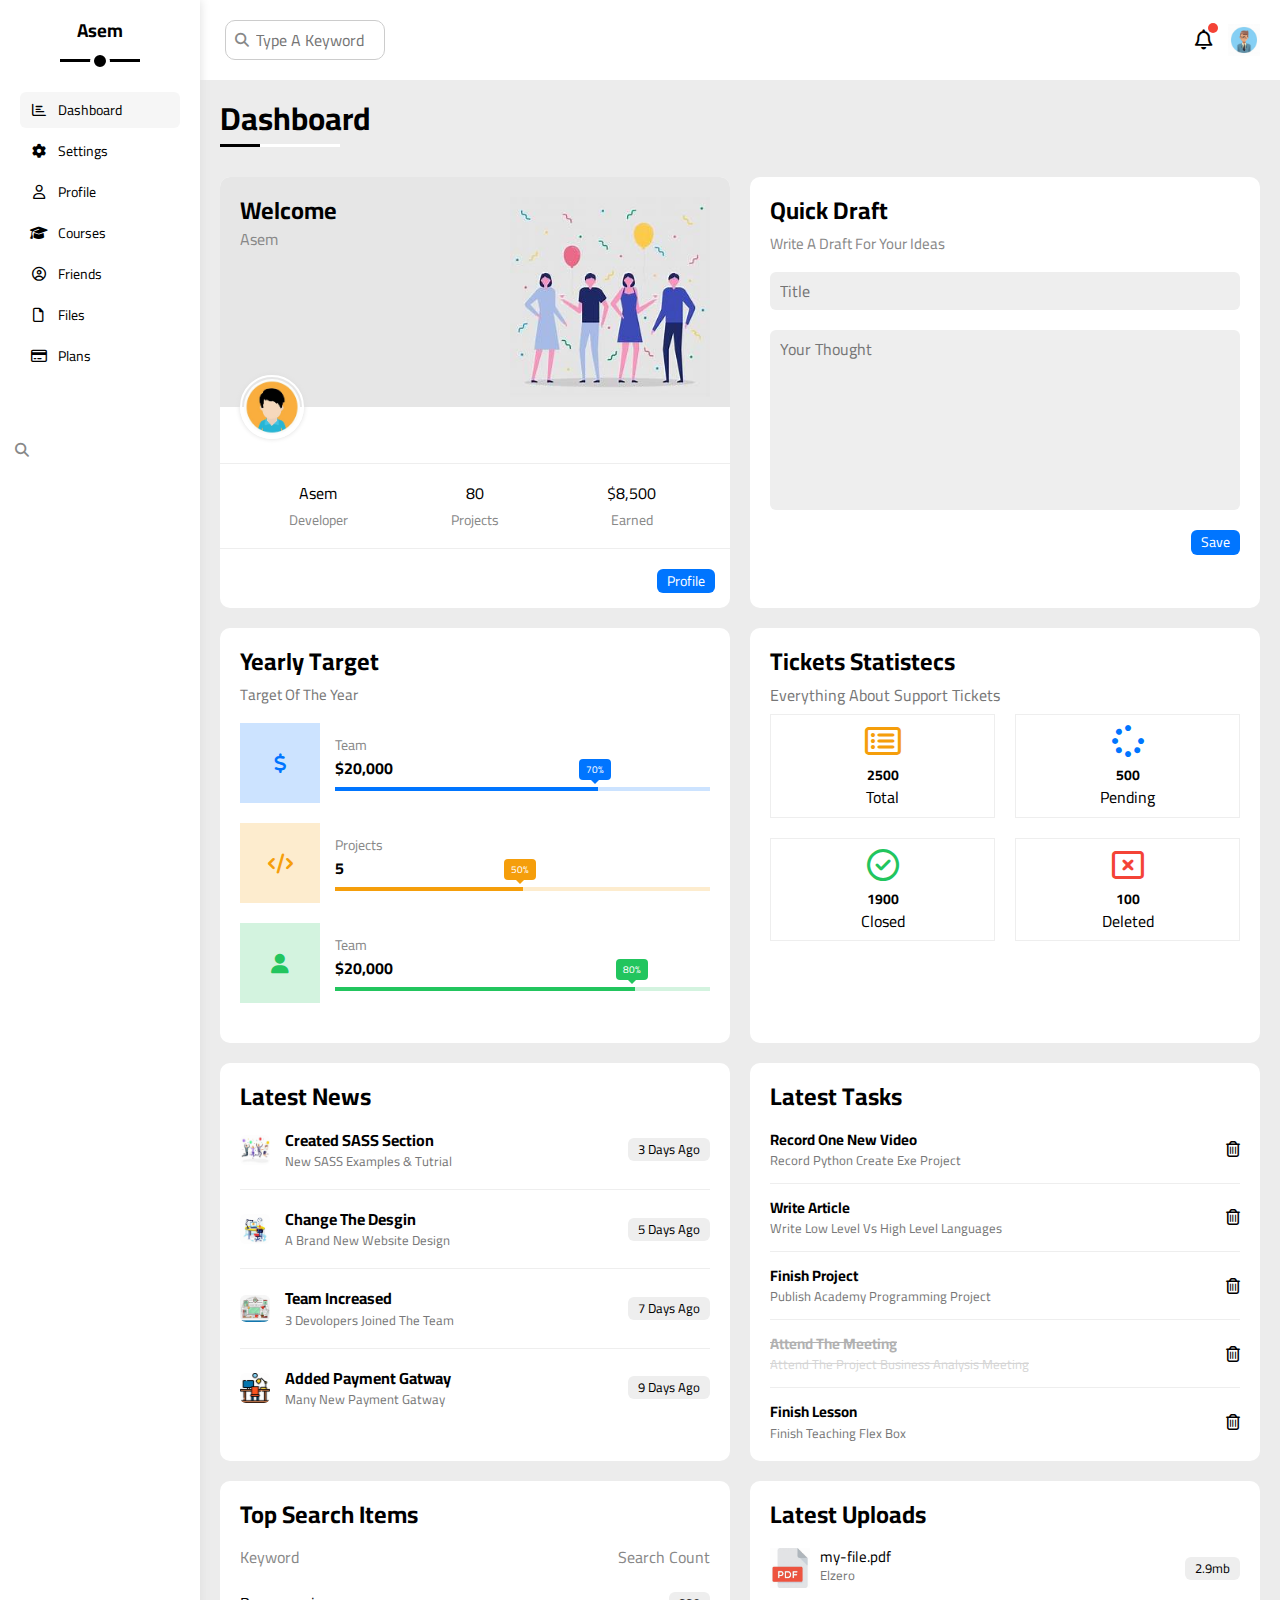
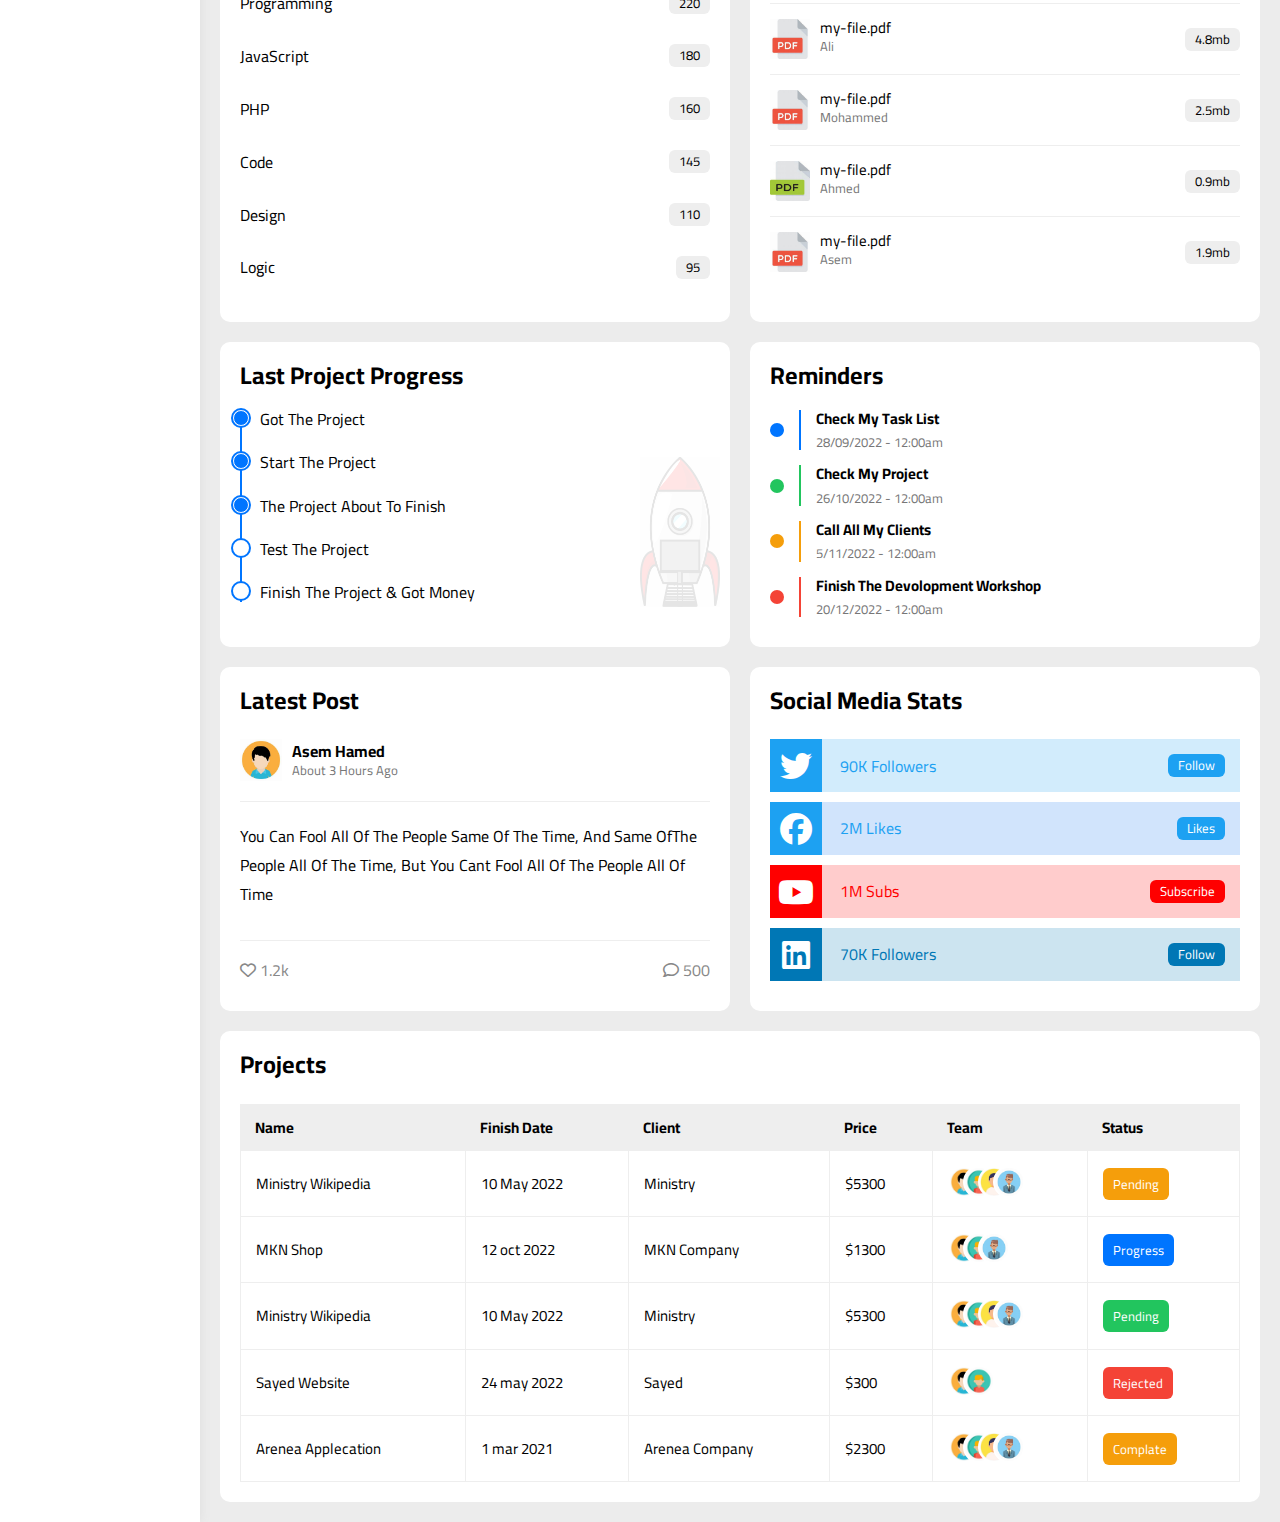
<file: index.html>
<!DOCTYPE html>
<html lang="en">
    <head>
        <meta charset="UTF-8">
        <meta name="viewport" content="width=device-width, initial-scale=1.0">
        <title>Dashboard</title>
        <!-- Font Awesome -->
        <link rel="stylesheet" href="css/all.min.css">
        <link rel="stylesheet" href="css/Temp4.css">
        <link rel="stylesheet" href="css/framwork.css">
        <link rel="stylesheet" href="css/normalise.css">
        <!-- Google Fonts -->
        <link rel="preconnect" href="https://fonts.googleapis.com">
        <link rel="preconnect" href="https://fonts.gstatic.com" crossorigin>
        <link
            href="https://fonts.googleapis.com/css2?family=Cairo:wght@200..1000&display=swap"
            rel="stylesheet">
    </head>
    <body>
        <div class="page d-flex">
            <div class="sidebar bg-white p-20 relative">
                <h3 class="relative txt-c mt-0">Asem</h3>
                <ul>
                    <li><a
                            class="active d-flex al-center fs-14 c-black rad-6 p-10"
                            href="index.html">
                            <i class="fa-regular fa-chart-bar fa-fw"></i>
                            <span>Dashboard</span>
                        </a></li>
                    <li><a class=" d-flex al-center fs-14 c-black rad-6 p-10"
                            href="settings.html">
                            <i class="fa-solid fa-gear fa-fw"></i>
                            <span>Settings</span>
                        </a></li>
                    <li><a class=" d-flex al-center fs-14 c-black rad-6 p-10"
                            href="profile.html">
                            <i class="fa-regular fa-user fa-fw"></i>
                            <span>Profile</span>
                        </a></li>
                    <li><a class=" d-flex al-center fs-14 c-black rad-6 p-10"
                            href="courses.html">
                            <i class="fa-solid fa-graduation-cap fa-fw"></i>
                            <span>Courses</span>
                        </a></li>
                    <li><a class=" d-flex al-center fs-14 c-black rad-6 p-10"
                            href="friends.html">
                            <i class="fa-regular fa-circle-user fa-fw"></i>
                            <span>Friends</span>
                        </a></li>
                    <li><a class=" d-flex al-center fs-14 c-black rad-6 p-10"
                            href="files.html">
                            <i class="fa-regular fa-file fa-fw"></i>
                            <span>Files</span>
                        </a></li>
                    <li><a class=" d-flex al-center fs-14 c-black rad-6 p-10"
                            href="plans.html">
                            <i class="fa-regular fa-credit-card fa-fw"></i>
                            <span>Plans</span>
                        </a></li>
                </ul>
            </div>
            <div class="cont w-full">
                <div class="head p-20 bg-white between-f ">
                    <div class="search relative"><input class="p-10"
                            type="search" placeholder="Type A Keyword"></div>
                    <div class="icons d-flex al-center">
                        <span class="notification relative ">
                            <i class="fa-regular fa-bell fa-lg"></i>
                        </span>
                        <img src="images/th (7).jpeg" alt>
                    </div>
                </div>
                <h1 class="relative">Dashboard</h1>
                <div class="wrapper d-grid gap-20 ">
                    <div
                        class="welcome mb-10-mobile bg-white rad-10 txt-c-mobile block-mobile">
                        <div
                            class="intro mb-10-mobile p-20 d-flex space-between bg-e6e6e6 ">
                            <div>
                                <h2 class="m-0">Welcome</h2>
                                <p class="mt-5 c-gray">Asem</p>
                            </div>
                            <img src="images/welcome.jpeg" alt
                                class="hide-mobile">
                        </div>
                        <img src="images/avatar.jpeg" class="avatar " alt>
                        <div
                            class="body txt-c d-flex p-20 block-mobile mt-20 mb-20">
                            <div>Asem<span
                                    class="mt-10 d-block c-gray fs-14">Developer</span></div>
                            <div>80<span
                                    class="mt-10 d-block c-gray fs-14">Projects</span></div>
                            <div>$8,500<span
                                    class="mt-10 d-block c-gray fs-14">Earned</span></div>
                        </div>
                        <a href="profile.html"
                            class="visit d-block  rad-6 bg-blue w-fit c-white  fs-14 btn-shape">Profile</a>
                    </div>
                    <div class="quick-draft bg-white p-20 rad-10">
                        <h2 class="mt-0 mb-10">Quick Draft</h2>
                        <p class="mt-0 mb-20 c-gray fs-15">Write A Draft For
                            Your Ideas</p>
                        <form>
                            <input type="text" placeholder="Title"
                                class="d-block mb-20 w-full p-10 b-none bg-eee rad-6">
                            <textarea
                                class="d-block mb-20 w-full p-10 b-none bg-eee rad-6"
                                placeholder="Your Thought"></textarea>
                            <input type="submit" value="Save"
                                class="save d-block fs-14 bg-blue c-white b-none w-fit btn-shape">
                        </form>
                    </div>
                    <div class="target bg-white rad-10 p-20">
                        <h2 class="mt-0 mb-10">Yearly Target</h2>
                        <p class="mt-0 mb-20 c-777 fs-15">Target Of The Year</p>
                        <div class="row mb-20 d-flex al-center blue">
                            <div class="icon center-f ">
                                <i
                                    class="fa-solid fa-dollar-sign fa-lg c-blue"></i>
                            </div>
                            <div class="details">
                                <span class="fs-14 c-gray">Team</span>
                                <span
                                    class="d-block mb-10 mt-5 fw-bold">$20,000</span>
                                <div class="prog relative ">
                                    <span style="width: 70%;"
                                        class=" bg-blue blue">
                                        <span class="bg-blue">70%</span>
                                    </span>
                                </div>
                            </div>
                        </div>
                        <div class="row mb-20 d-flex al-center orange">
                            <div class="icon center-f ">
                                <i class="fa-solid fa-code fa-lg c-orange"></i>
                            </div>
                            <div class="details">
                                <span class="fs-14 c-gray">Projects</span>
                                <span
                                    class="d-block mb-10 mt-5 fw-bold">5</span>
                                <div class="prog relative ">
                                    <span style="width: 50%;"
                                        class=" bg-orange orange">
                                        <span class="bg-orange">50%</span>
                                    </span>
                                </div>
                            </div>
                        </div>
                        <div class="row mb-20 d-flex al-center green">
                            <div class="icon center-f ">
                                <i class="fa-solid fa-user fa-lg c-green"></i>
                            </div>
                            <div class="details">
                                <span class="fs-14 c-gray">Team</span>
                                <span
                                    class="d-block mb-10 mt-5 fw-bold">$20,000</span>
                                <div class="prog relative ">
                                    <span style="width: 80%;"
                                        class=" bg-green green">
                                        <span class="bg-green">80%</span>
                                    </span>
                                </div>
                            </div>
                        </div>
                    </div>
                    <div class="stats p-20 rad-10 bg-white">
                        <h2 class="mt-0 mb-10 ">Tickets Statistecs</h2>
                        <p class="mt-0 mb-10 c-777">Everything About Support
                            Tickets</p>
                        <div class="d-flex f-wrap gap-20 txt-c">
                            <div class="box p-10">
                                <i
                                    class="fa-regular fa-rectangle-list fa-2x mb-10 c-orange"></i>
                                <span
                                    class="fs-14 fw-bold d-block c-black mb-5">2500</span>
                                Total
                            </div>
                            <div class="box p-10">
                                <i
                                    class=" fa-solid fa-spinner fa-2x mb-10 c-blue"></i>
                                <span
                                    class="fs-14 fw-bold d-block c-black mb-5">500</span>
                                Pending
                            </div>
                            <div class="box p-10">
                                <i
                                    class="fa-regular fa-circle-check fa-2x mb-10 c-green"></i>
                                <span
                                    class="fs-14 fw-bold d-block c-black mb-5">1900</span>
                                Closed
                            </div>
                            <div class="box p-10">
                                <i
                                    class="fa-regular fa-rectangle-xmark fa-2x mb-10 c-red"></i>
                                <span
                                    class="fs-14 fw-bold d-block c-black mb-5">100</span>
                                Deleted
                            </div>
                        </div>
                    </div>
                    <div class="latest-news p-20 bg-white rad-10 txt-c-mobile">
                        <h2 class="mt-0 mb-20">Latest News</h2>
                        <div class="row d-flex al-center block-mobile">
                            <img src="images/work1.jpeg" alt>
                            <div class="info">
                                <h3>Created SASS Section</h3>
                                <p class="mt-0 fs-14 c-777">New SASS Examples &
                                    Tutrial</p>
                            </div>
                            <div class="label btn-shape fs-13 bg-eee">3 Days
                                Ago</div>
                        </div>
                        <div class="row d-flex al-center block-mobile">
                            <img src="images/work2.jpeg" alt>
                            <div class="info">
                                <h3>Change The Desgin</h3>
                                <p class="mt-0 fs-14 c-777">A Brand New Website
                                    Design</p>
                            </div>
                            <div class="label btn-shape fs-13 bg-eee">5 Days
                                Ago</div>
                        </div>
                        <div class="row d-flex al-center block-mobile">
                            <img src="images/work3.jpeg" alt>
                            <div class="info">
                                <h3>Team Increased</h3>
                                <p class="mt-0 fs-14 c-777">3 Devolopers Joined
                                    The Team</p>
                            </div>
                            <div class="label btn-shape fs-13 bg-eee">7 Days
                                Ago</div>
                        </div>
                        <div class="row d-flex al-center block-mobile">
                            <img src="images/work4.jpeg" alt>
                            <div class="info">
                                <h3>Added Payment Gatway</h3>
                                <p class="mt-0 fs-14 c-777">Many New Payment
                                    Gatway</p>
                            </div>
                            <div class="label btn-shape fs-13 bg-eee">9 Days Ago</div>
                        </div>
                    </div>
                    <div class="tasks bg-white rad-10 p-20">
                        <h2 class="mt-0 mb-20">Latest Tasks</h2>
                        <div class="row between-f">
                            <div class="info">
                                <h3 class="mt-0 mb-5 fs-15">Record One New Video</h3>
                                <p class="c-777 m-0 fs-13">Record Python Create Exe Project</p>
                            </div>
                            <i class="delete fa-regular fa-trash-can"></i>
                        </div>
                        <div class="row between-f">
                            <div class="info">
                                <h3 class="mt-0 mb-5 fs-15">Write Article</h3>
                                <p class="c-777 m-0 fs-13">Write Low Level Vs High Level Languages</p>
                            </div>
                            <i class="delete fa-regular fa-trash-can"></i>
                        </div>
                        <div class="row between-f">
                            <div class="info">
                                <h3 class="mt-0 mb-5 fs-15">Finish Project</h3>
                                <p class="c-777 m-0 fs-13">Publish Academy Programming Project</p>
                            </div>
                            <i class="delete fa-regular fa-trash-can"></i>
                        </div>
                        <div class="row between-f done">
                            <div class="info">
                                <h3 class="mt-0 mb-5 fs-15">Attend The Meeting</h3>
                                <p class="c-777 m-0 fs-13">Attend The Project Business Analysis Meeting</p>
                            </div>
                            <i class="delete fa-regular fa-trash-can"></i>
                        </div>
                        <div class="row between-f">
                            <div class="info">
                                <h3 class="mt-0 mb-5 fs-15">Finish Lesson</h3>
                                <p class="c-777 m-0 fs-13">Finish Teaching Flex Box</p>
                            </div>
                            <i class="delete fa-regular fa-trash-can"></i>
                        </div>
                    </div>
                    <div class="search p-20 rad-10 bg-white">
                        <h2 class="mt-0 mb-20">Top Search Items</h2>
                        <div class="head between-f c-gray mb-10">
                            <div>Keyword</div>
                            <div>Search Count</div>
                        </div>
                        <div class="list between-f pt-15 pb-15">
                            <span>Programming</span>
                            <span class="bg-eee fs-13 btn-shape">220</span>
                        </div>
                        <div class="list between-f pt-15 pb-15">
                            <span>JavaScript</span>
                            <span class="bg-eee fs-13 btn-shape">180</span>
                        </div>
                        <div class="list between-f pt-15 pb-15">
                            <span>PHP</span>
                            <span class="bg-eee fs-13 btn-shape">160</span>
                        </div>
                        <div class="list between-f pt-15 pb-15">
                            <span>Code</span>
                            <span class="bg-eee fs-13 btn-shape">145</span>
                        </div>
                        <div class="list between-f pt-15 pb-15">
                            <span>Design</span>
                            <span class="bg-eee fs-13 btn-shape">110</span>
                        </div>
                        <div class="list between-f pt-15 pb-15">
                            <span>Logic</span>
                            <span class="bg-eee fs-13 btn-shape">95</span>
                        </div>
                    </div>
                    <div class="uploads rad-10 bg-white p-20">
                        <h2 class="mt-0 mb-20">Latest Uploads</h2>
                        <ul class="">
                           <li class="between-f ">
                            <div class="d-flex">
                                <img class="mr-10" src="images/pdf.jpeg" alt="">
                                <div>
                                    <span class="d-block fs-15 ">my-file.pdf</span>
                                      <span class="fs-13 c-777">Elzero</span>
                                </div>
                            </div>
                            <div class="btn-shape bg-eee fs-13 ">2.9mb</div>
                           </li>
                           <li class="between-f ">
                            <div class="d-flex">
                                <img class="mr-10" src="images/pdf.jpeg" alt="">
                                <div>
                                    <span class="d-block fs-15 ">my-file.pdf</span>
                                      <span class="fs-13 c-777">Ali</span>
                                </div>
                            </div>
                            <div class="btn-shape bg-eee fs-13">4.8mb</div>
                           </li>
                           <li class="between-f ">
                            <div class="d-flex">
                                <img class="mr-10" src="images/pdf.jpeg" alt="">
                                <div>
                                    <span class="d-block fs-15 ">my-file.pdf</span>
                                      <span class="fs-13 c-777">Mohammed</span>
                                </div>
                            </div>
                            <div class="btn-shape bg-eee  fs-13">2.5mb</div>
                           </li>
                           <li class="between-f ">
                            <div class="d-flex">
                                <img class="mr-10" src="images/pdf5.jpeg" alt="">
                                <div>
                                    <span class="d-block fs-15 ">my-file.pdf</span>
                                      <span class="fs-13 c-777">Ahmed</span>
                                </div>
                            </div>
                            <div class="btn-shape bg-eee fs-13">0.9mb</div>
                           </li>
                           <li class="between-f ">
                            <div class="d-flex">
                                <img class="mr-10" src="images/pdf.jpeg" alt="">
                                <div>
                                    <span class="d-block fs-15 ">my-file.pdf</span>
                                      <span class="fs-13 c-777">Asem</span>
                                </div>
                            </div>
                            <div class="btn-shape bg-eee fs-13">1.9mb</div>
                           </li>
                        </ul>
                    </div>
                      <div class="last-project p-20 bg-white rad-10 relative">
                        <h2 class="mt-0 mb-20">Last Project Progress</h2>
                        <ul class="relative">
                            <li class="relative mb-25 done">Got The Project</li>
                            <li class="relative mb-25 done">Start The Project</li>
                            <li class="relative mb-25 done">The Project About To Finish</li>
                            <li class="relative mb-25 current">Test The Project</li>
                            <li class="relative mb-25 ">Finish The Project & Got Money</li>
                        </ul>
                        <img src="images/plan.jpg" alt="" class="absolute hide-mobile ">
                      </div>
                      <div class="remind bg-white rad-10 p-20 relative">
                        <h2 class="mt-0 mb-20">Reminders</h2>
                        <ul class="m-0">
                            <li class="d-flex al-center mt-15">
                                <span class="key bg-blue rad-half mr-15 d-block"></span>
                                <div class="blue pl-15">
                                    <p class="fw-bold fs-15 mt-0 mb-5">Check My Task List</p>
                                    <span class="c-777 fs-13">28/09/2022 - 12:00am </span>
                                </div>
                            </li>
                            <li class="d-flex al-center mt-15">
                                <span class="key bg-green rad-half mr-15 d-block"></span>
                                <div class="green pl-15">
                                    <p class="fw-bold fs-15 mt-0 mb-5">Check My Project</p>
                                    <span class="c-777 fs-13">26/10/2022 - 12:00am </span>
                                </div>
                            </li>
                            <li class="d-flex al-center mt-15">
                                <span class="key bg-orange rad-half mr-15 d-block"></span>
                                <div class="orange pl-15">
                                    <p class="fw-bold fs-15 mt-0 mb-5">Call All My Clients</p>
                                    <span class="c-777 fs-13">5/11/2022 - 12:00am </span>
                                </div>
                            </li>
                            <li class="d-flex al-center mt-15">
                                <span class="key bg-red rad-half mr-15 d-block"></span>
                                <div class="red pl-15">
                                    <p class="fw-bold fs-15 mt-0 mb-5">Finish The Devolopment Workshop</p>
                                    <span class="c-777 fs-13">20/12/2022 - 12:00am </span>
                                </div>
                            </li>
                        </ul>
                      </div> 
                      <div class="latest-post bg-white rad-10 p-20 relative">
                        <h2 class="mt-0 mb-25">Latest Post</h2>
                        <div class="top d-flex al-center">
                            <img src="images/avatar.jpeg" alt="">
                            <div class="info ml-10">
                                <span class="d-block fw-bold">Asem Hamed</span>
                                <span class="fs-13 c-777">About 3 Hours Ago</span>
                            </div>
                        </div>
                        <div class="cont txt-c-mobile ">
                            You Can Fool All Of The People Same Of The Time, And Same OfThe People All Of The Time, But You Cant
                             Fool All Of The People All Of Time
                        </div>
                        <div class="icon between-f c-gray">
                            <div>
                                <i class="fa-regular fa-heart"></i>
                                <span>1.2k</span>
                            </div>
                            <div>
                                <i class="fa-regular fa-comment"></i>
                                <span>500</span>
                            </div>
                        </div>
                      </div>
                       <div class="social-media rad-10 bg-white p-20 relative">
                        <h2 class="mt-0 mb-25">Social Media Stats</h2>
                        <div class="box twitter p-15 relative mb-10 between-f">
                            <i class="h-full fa-brands fa-twitter fa-2x c-white center-f"></i>
                              <span>90K Followers</span>
                              <a href="#" class="btn-shape c-white fs-13">Follow</a>
                        </div>
                        <div class="box facebook p-15 relative mb-10 between-f">
                            <i class="h-full fa-brands fa-facebook fa-2x c-white center-f"></i>
                              <span>2M Likes</span>
                              <a href="#" class="btn-shape c-white fs-13">Likes</a>
                        </div>
                        <div class="box youtube p-15 relative mb-10 between-f">
                            <i class="h-full fa-brands fa-youtube fa-2x c-white center-f"></i>
                              <span>1M Subs</span>
                              <a href="#" class="btn-shape c-white fs-13">Subscribe</a>
                        </div>
                        <div class="box linkedin p-15 relative mb-10 between-f">
                            <i class="h-full fa-brands fa-linkedin fa-2x c-white center-f"></i>
                              <span>70K Followers</span>
                              <a href="#" class="btn-shape c-white fs-13">Follow</a>
                        </div>
                       </div>  
                </div>
                 <div class="table rad-10 bg-white p-20 m-20">
                    <h2 class="mt-0 mb-25">Projects</h2>
                     <div class="res">
                    <table class="fs-15 w-full">
                        <thead>
                            <tr>
                                <td>Name</td>
                                <td>Finish Date</td>
                                <td>Client</td>
                                <td>Price</td>
                                <td>Team</td>
                                <td>Status</td>
                            </tr>
                        </thead>
                        <tbody>
                            <tr>
                                <td>Ministry Wikipedia</td>
                                <td>10 May 2022</td>
                                <td>Ministry</td>
                                <td>$5300</td>
                                <td>
                                    <img src="images/avatar.jpeg" alt="">
                                    <img src="images/avatar2.jpeg" alt="">
                                    <img src="images/avatar3.jpeg" alt="">
                                    <img src="images/th (7).jpeg" alt="">
                                </td>
                                <td>
                                      <span class="btn-shape bg-orange c-white label">Pending</span>
                                </td>
                            </tr>
                            <tr>
                                <td>MKN Shop</td>
                                <td>12 oct 2022</td>
                                <td>MKN Company</td>
                                <td>$1300</td>
                                <td>
                                    <img src="images/avatar.jpeg" alt="">
                                    <img src="images/avatar2.jpeg" alt="">
                                    <img src="images/th (7).jpeg" alt="">
                                </td>
                                <td>
                                     <span class="btn-shape bg-blue c-white label">Progress</span>
                                </td>
                            </tr>
                            <tr>
                                <td>Ministry Wikipedia</td>
                                <td>10 May 2022</td>
                                <td>Ministry</td>
                                <td>$5300</td>
                                <td>
                                    <img src="images/avatar.jpeg" alt="">
                                    <img src="images/avatar2.jpeg" alt="">
                                    <img src="images/avatar3.jpeg" alt="">
                                    <img src="images/th (7).jpeg" alt="">
                                </td>
                                <td>
                                    <span class="btn-shape bg-green c-white label">Pending</span>
                                </td>
                            </tr>
                            <tr>
                                <td>Sayed Website</td>
                                <td>24 may 2022</td>
                                <td>Sayed</td>
                                <td>$300</td>
                                <td>
                                    <img src="images/avatar.jpeg" alt="">
                                    <img src="images/avatar2.jpeg" alt="">
                                </td>
                                <td>
                                    <span class="btn-shape bg-red c-white label">Rejected</span>
                                </td>
                            </tr>
                            <tr>
                                <td>Arenea Applecation</td>
                                <td>1 mar 2021</td>
                                <td>Arenea Company</td>
                                <td>$2300</td>
                                <td>
                                    <img src="images/avatar.jpeg" alt="">
                                    <img src="images/avatar2.jpeg" alt="">
                                    <img src="images/avatar3.jpeg" alt="">
                                    <img src="images/th (7).jpeg" alt="">
                                </td>
                                <td>
                                    <span class="btn-shape bg-orange c-white label">Complate</span>
                                </td>
                            </tr>
                        </tbody>
                    </table>
                 </div>
                 </div>
            </div> 
        </div>
    </body>
</html>
</file>
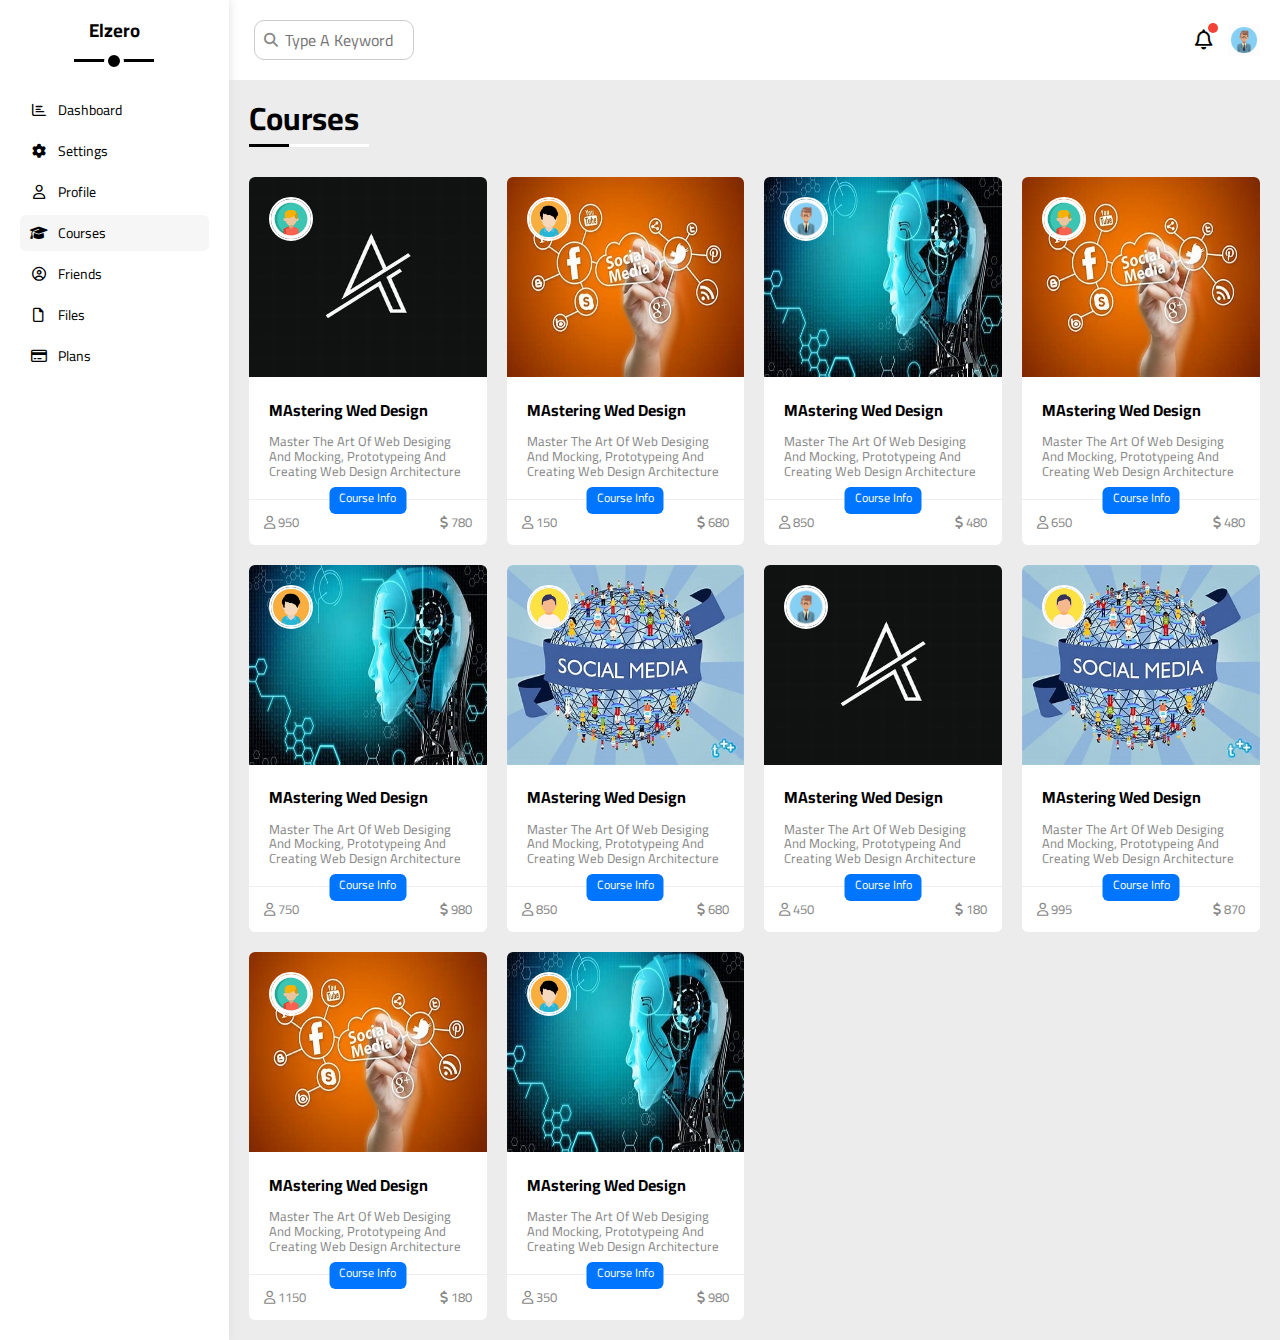
<file: courses.html>
<!DOCTYPE html>
<html lang="en">
    <head>
        <meta charset="UTF-8">
        <meta name="viewport" content="width=device-width, initial-scale=1.0">
        <title>Courses</title>
        <!-- Font Awesome -->
        <link rel="stylesheet" href="css/framwork.css">
        <link rel="stylesheet" href="css/all.min.css">
        <link rel="stylesheet" href="css/Temp4.css">
        <link rel="stylesheet" href="css/normalise.css">
        <!-- Google Fonts -->
        <link rel="preconnect" href="https://fonts.googleapis.com">
        <link rel="preconnect" href="https://fonts.gstatic.com" crossorigin>
        <link
            href="https://fonts.googleapis.com/css2?family=Cairo:wght@200..1000&display=swap"
            rel="stylesheet">
    </head>
    <body>
        <div class="page d-flex">
            <div class="sidebar bg-white p-20 relative">
                <h3 class="relative txt-c mt-0">Elzero</h3>
                <ul>
                    <li><a
                            class=" d-flex al-center fs-14 c-black rad-6 p-10"
                            href="index.html">
                            <i class="fa-regular fa-chart-bar fa-fw"></i>
                            <span>Dashboard</span>
                        </a></li>
                    <li><a
                            class=" d-flex al-center fs-14 c-black rad-6 p-10"
                            href="settings.html">
                            <i class="fa-solid fa-gear fa-fw"></i>
                            <span>Settings</span>
                        </a></li>
                    <li><a class=" d-flex al-center fs-14 c-black rad-6 p-10"
                            href="profile.html">
                            <i class="fa-regular fa-user fa-fw"></i>
                            <span>Profile</span>
                        </a></li>
                    <li><a
                            class="active d-flex al-center fs-14 c-black rad-6 p-10"
                            href="courses.html">
                            <i class="fa-solid fa-graduation-cap fa-fw"></i>
                            <span>Courses</span>
                        </a></li>
                    <li><a class=" d-flex al-center fs-14 c-black rad-6 p-10"
                            href="friends.html">
                            <i class="fa-regular fa-circle-user fa-fw"></i>
                            <span>Friends</span>
                        </a></li>
                    <li><a class=" d-flex al-center fs-14 c-black rad-6 p-10"
                            href="files.html">
                            <i class="fa-regular fa-file fa-fw"></i>
                            <span>Files</span>
                        </a></li>
                    <li><a class=" d-flex al-center fs-14 c-black rad-6 p-10"
                            href="plans.html">
                            <i class="fa-regular fa-credit-card fa-fw"></i>
                            <span>Plans</span>
                        </a></li>
                </ul>
            </div>
            <div class="cont w-full">
                <div class="head p-20 bg-white between-f ">
                    <div class="search relative"><input class="p-10"
                            type="search" placeholder="Type A Keyword"></div>
                    <div class="icons d-flex al-center">
                        <span class="notification relative ">
                            <i class="fa-regular fa-bell fa-lg"></i>
                        </span>
                        <img src="images/th (7).jpeg" alt>
                    </div>
                </div>
                <h1 class="relative">Courses</h1>
                <div class="courses-page d-grid m-20 gap-20 ">
                   <div class="course bg-white rad-6 relative">
                    <img src="images/course.jpeg" alt="" class="cover">
                    <img src="images/avatar2.jpeg" alt="" class="team">
                    <div class="p-20">
                        <h4 class="m-0">MAstering Wed Design</h4>
                        <p class="mt-15 fs-13 c-gray description">Master The Art Of Web Desiging And Mocking, Prototypeing And Creating Web Design Architecture
                        </p>
                    </div>
                    <div class="info between-f p-15 relative fs-13">
                        <span class="title bg-blue c-white btn-shape">Course Info</span>
                        <span class="c-gray ">
                           <i class="fa-regular fa-user"></i>
                           950
                        </span>
                        <span class="c-gray">
                           <i class="fa-solid fa-dollar-sign"></i>
                           780
                        </span>
                    </div>
                   </div>
                   <div class="course bg-white rad-6 relative">
                    <img src="images/course4.jpeg" alt="" class="cover">
                    <img src="images/avatar.jpeg" alt="" class="team">
                    <div class="p-20">
                        <h4 class="m-0">MAstering Wed Design</h4>
                        <p class="mt-15 fs-13 c-gray description">Master The Art Of Web Desiging And Mocking, Prototypeing And Creating Web Design Architecture
                        </p>
                    </div>
                    <div class="info between-f p-15 relative fs-13">
                        <span class="title bg-blue c-white btn-shape">Course Info</span>
                        <span class="c-gray ">
                           <i class="fa-regular fa-user"></i>
                           150
                        </span>
                        <span class="c-gray">
                           <i class="fa-solid fa-dollar-sign"></i>
                           680
                        </span>
                    </div>
                   </div>
                   <div class="course bg-white rad-6 relative">
                    <img src="images/course3.jpeg" alt="" class="cover">
                    <img src="images/th (7).jpeg" alt="" class="team">
                    <div class="p-20">
                        <h4 class="m-0">MAstering Wed Design</h4>
                        <p class="mt-15 fs-13 c-gray description">Master The Art Of Web Desiging And Mocking, Prototypeing And Creating Web Design Architecture
                        </p>
                    </div>
                    <div class="info between-f p-15 relative fs-13">
                        <span class="title bg-blue c-white btn-shape">Course Info</span>
                        <span class="c-gray ">
                           <i class="fa-regular fa-user"></i>
                           850
                        </span>
                        <span class="c-gray">
                           <i class="fa-solid fa-dollar-sign"></i>
                           480
                        </span>
                    </div>
                   </div>
                   <div class="course bg-white rad-6 relative">
                    <img src="images/course4.jpeg" alt="" class="cover">
                    <img src="images/avatar2.jpeg" alt="" class="team">
                    <div class="p-20">
                        <h4 class="m-0">MAstering Wed Design</h4>
                        <p class="mt-15 fs-13 c-gray description">Master The Art Of Web Desiging And Mocking, Prototypeing And Creating Web Design Architecture
                        </p>
                    </div>
                    <div class="info between-f p-15 relative fs-13">
                        <span class="title bg-blue c-white btn-shape">Course Info</span>
                        <span class="c-gray ">
                           <i class="fa-regular fa-user"></i>
                           650
                        </span>
                        <span class="c-gray">
                           <i class="fa-solid fa-dollar-sign"></i>
                           480
                        </span>
                    </div>
                   </div>
                   <div class="course bg-white rad-6 relative">
                    <img src="images/course3.jpeg" alt="" class="cover">
                    <img src="images/avatar.jpeg" alt="" class="team">
                    <div class="p-20">
                        <h4 class="m-0">MAstering Wed Design</h4>
                        <p class="mt-15 fs-13 c-gray description">Master The Art Of Web Desiging And Mocking, Prototypeing And Creating Web Design Architecture
                        </p>
                    </div>
                    <div class="info between-f p-15 relative fs-13">
                        <span class="title bg-blue c-white btn-shape">Course Info</span>
                        <span class="c-gray ">
                           <i class="fa-regular fa-user"></i>
                           750
                        </span>
                        <span class="c-gray">
                           <i class="fa-solid fa-dollar-sign"></i>
                           980
                        </span>
                    </div>
                   </div>
                   <div class="course bg-white rad-6 relative">
                    <img src="images/course5.jpeg" alt="" class="cover">
                    <img src="images/avatar3.jpeg" alt="" class="team">
                    <div class="p-20">
                        <h4 class="m-0">MAstering Wed Design</h4>
                        <p class="mt-15 fs-13 c-gray description">Master The Art Of Web Desiging And Mocking, Prototypeing And Creating Web Design Architecture
                        </p>
                    </div>
                    <div class="info between-f p-15 relative fs-13">
                        <span class="title bg-blue c-white btn-shape">Course Info</span>
                        <span class="c-gray ">
                           <i class="fa-regular fa-user"></i>
                           850
                        </span>
                        <span class="c-gray">
                           <i class="fa-solid fa-dollar-sign"></i>
                           680
                        </span>
                    </div>
                   </div>
                   <div class="course bg-white rad-6 relative">
                    <img src="images/course.jpeg" alt="" class="cover">
                    <img src="images/th (7).jpeg" alt="" class="team">
                    <div class="p-20">
                        <h4 class="m-0">MAstering Wed Design</h4>
                        <p class="mt-15 fs-13 c-gray description">Master The Art Of Web Desiging And Mocking, Prototypeing And Creating Web Design Architecture
                        </p>
                    </div>
                    <div class="info between-f p-15 relative fs-13">
                        <span class="title bg-blue c-white btn-shape">Course Info</span>
                        <span class="c-gray ">
                           <i class="fa-regular fa-user"></i>
                           450
                        </span>
                        <span class="c-gray">
                           <i class="fa-solid fa-dollar-sign"></i>
                           180
                        </span>
                    </div>
                   </div>
                   <div class="course bg-white rad-6 relative">
                    <img src="images/course5.jpeg" alt="" class="cover">
                    <img src="images/avatar3.jpeg" alt="" class="team">
                    <div class="p-20">
                        <h4 class="m-0">MAstering Wed Design</h4>
                        <p class="mt-15 fs-13 c-gray description">Master The Art Of Web Desiging And Mocking, Prototypeing And Creating Web Design Architecture
                        </p>
                    </div>
                    <div class="info between-f p-15 relative fs-13">
                        <span class="title bg-blue c-white btn-shape">Course Info</span>
                        <span class="c-gray ">
                           <i class="fa-regular fa-user"></i>
                           995
                        </span>
                        <span class="c-gray">
                           <i class="fa-solid fa-dollar-sign"></i>
                           870
                        </span>
                    </div>
                   </div>
                   <div class="course bg-white rad-6 relative">
                    <img src="images/course4.jpeg" alt="" class="cover">
                    <img src="images/avatar2.jpeg" alt="" class="team">
                    <div class="p-20">
                        <h4 class="m-0">MAstering Wed Design</h4>
                        <p class="mt-15 fs-13 c-gray description">Master The Art Of Web Desiging And Mocking, Prototypeing And Creating Web Design Architecture
                        </p>
                    </div>
                    <div class="info between-f p-15 relative fs-13">
                        <span class="title bg-blue c-white btn-shape">Course Info</span>
                        <span class="c-gray ">
                           <i class="fa-regular fa-user"></i>
                           1150
                        </span>
                        <span class="c-gray">
                           <i class="fa-solid fa-dollar-sign"></i>
                           180
                        </span>
                    </div>
                   </div>
                   <div class="course bg-white rad-6 relative">
                    <img src="images/course3.jpeg" alt="" class="cover">
                    <img src="images/avatar.jpeg" alt="" class="team">
                    <div class="p-20">
                        <h4 class="m-0">MAstering Wed Design</h4>
                        <p class="mt-15 fs-13 c-gray description">Master The Art Of Web Desiging And Mocking, Prototypeing And Creating Web Design Architecture
                        </p>
                    </div>
                    <div class="info between-f p-15 relative fs-13">
                        <span class="title bg-blue c-white btn-shape">Course Info</span>
                        <span class="c-gray ">
                           <i class="fa-regular fa-user"></i>
                           350
                        </span>
                        <span class="c-gray">
                           <i class="fa-solid fa-dollar-sign"></i>
                           980
                        </span>
                    </div>
                   </div>
                </div>
            </div>
        </div>
    </body>
</html>
</file>
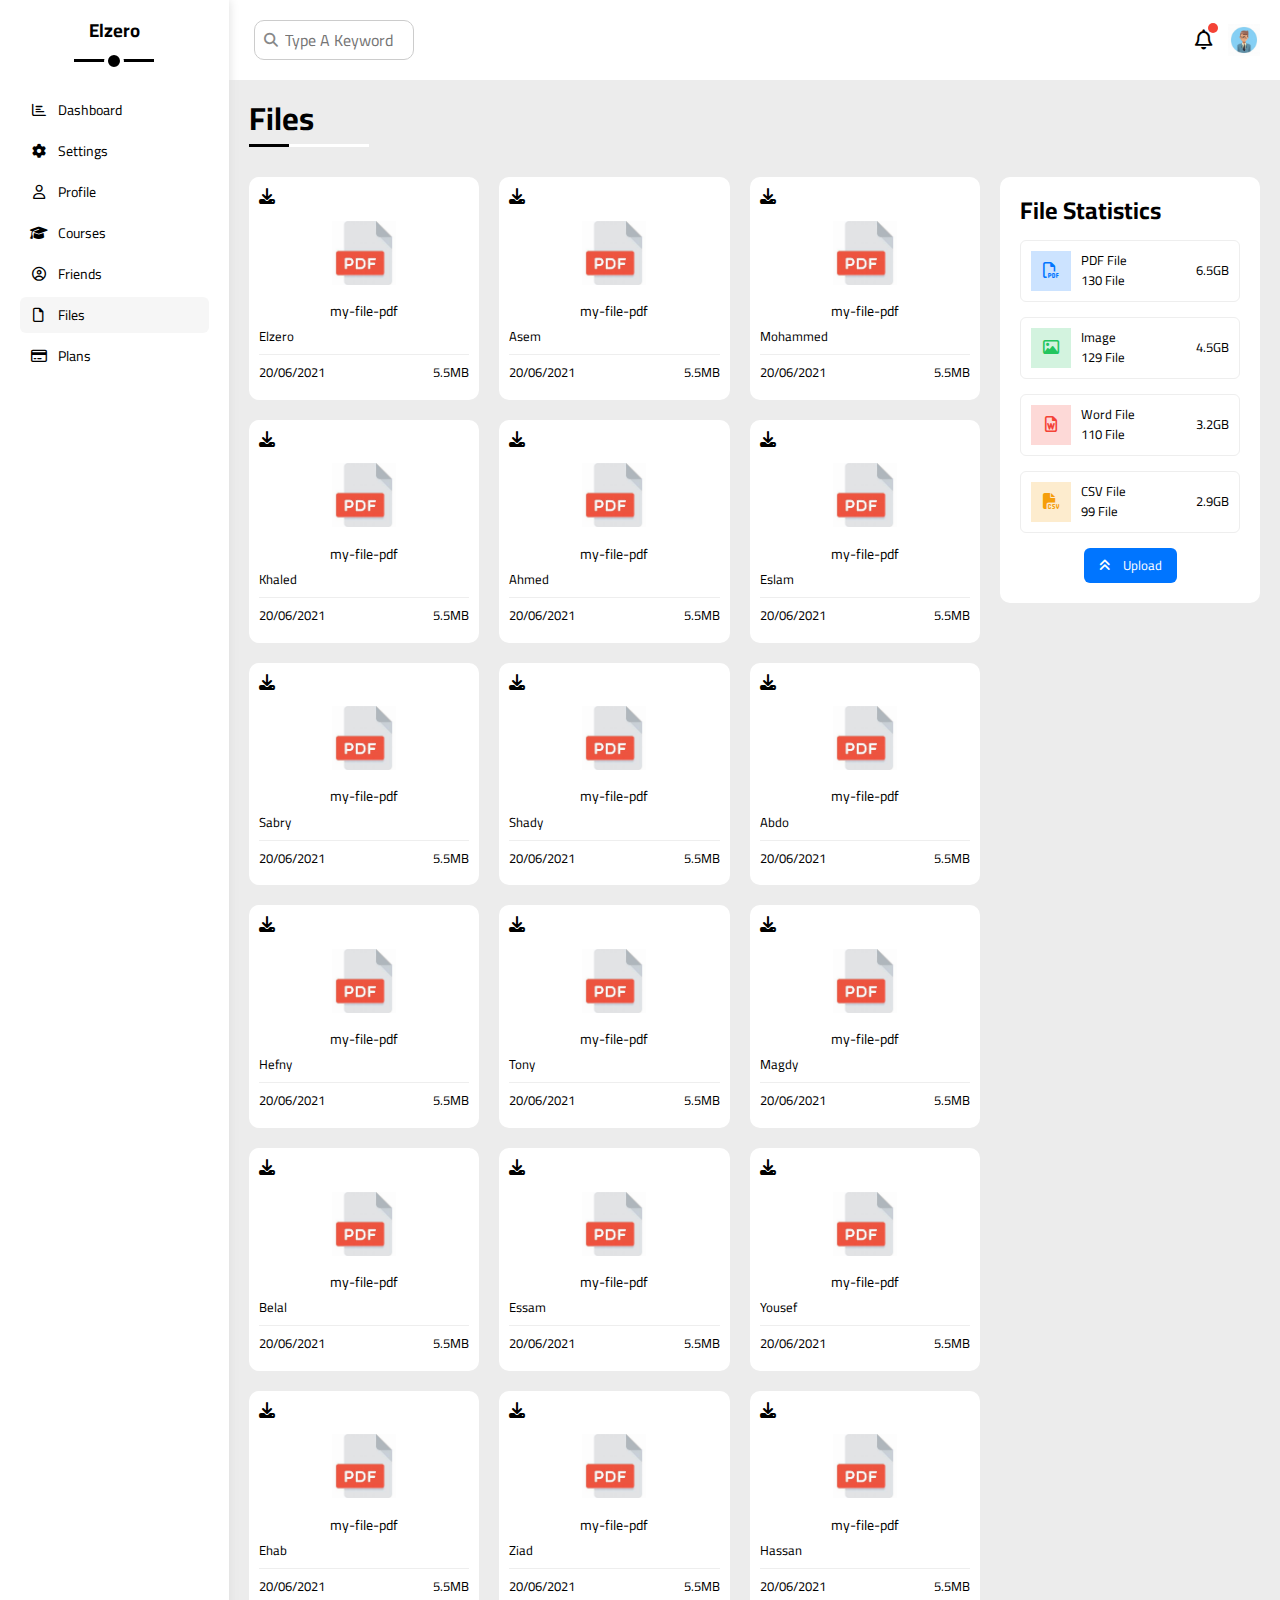
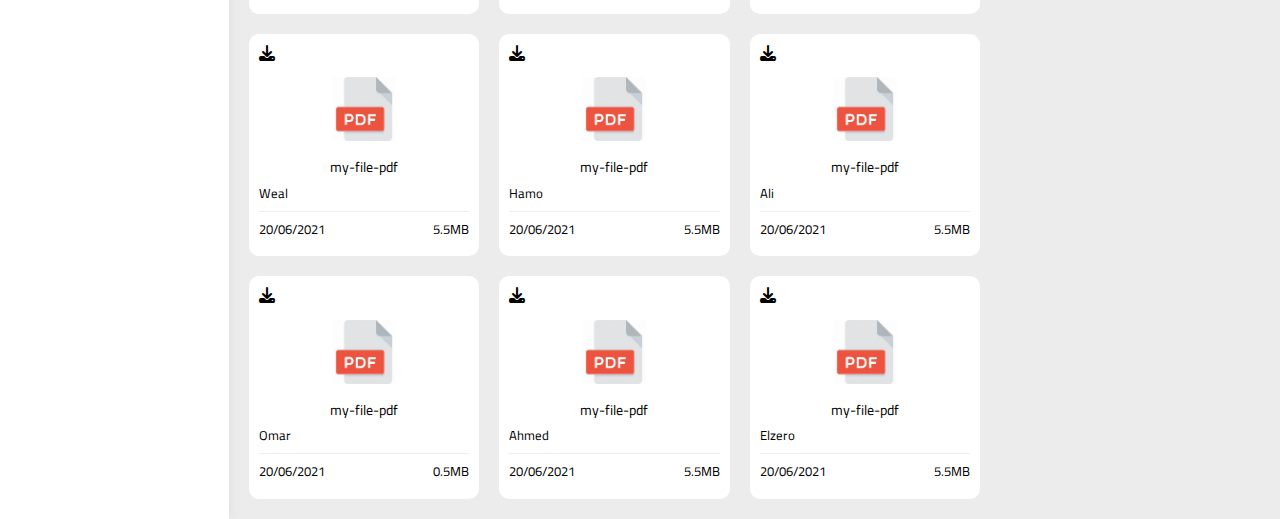
<file: files.html>
<!DOCTYPE html>
<html lang="en">
    <head>
        <meta charset="UTF-8">
        <meta name="viewport" content="width=device-width, initial-scale=1.0">
        <title>Files</title>
        <!-- Font Awesome -->
        <link rel="stylesheet" href="css/all.min.css">
        <link rel="stylesheet" href="css/framwork.css">
        <link rel="stylesheet" href="css/Temp4.css">
        <link rel="stylesheet" href="css/normalise.css">
        <!-- Google Fonts -->
        <link rel="preconnect" href="https://fonts.googleapis.com">
        <link rel="preconnect" href="https://fonts.gstatic.com" crossorigin>
        <link
            href="https://fonts.googleapis.com/css2?family=Cairo:wght@200..1000&display=swap"
            rel="stylesheet">
    </head>
    <body>
        <div class="page d-flex">
            <div class="sidebar bg-white p-20 relative">
                <h3 class="relative txt-c mt-0">Elzero</h3>
                <ul>
                    <li><a
                            class=" d-flex al-center fs-14 c-black rad-6 p-10"
                            href="index.html">
                            <i class="fa-regular fa-chart-bar fa-fw"></i>
                            <span>Dashboard</span>
                        </a></li>
                    <li><a
                            class=" d-flex al-center fs-14 c-black rad-6 p-10"
                            href="settings.html">
                            <i class="fa-solid fa-gear fa-fw"></i>
                            <span>Settings</span>
                        </a></li>
                    <li><a class=" d-flex al-center fs-14 c-black rad-6 p-10"
                            href="profile.html">
                            <i class="fa-regular fa-user fa-fw"></i>
                            <span>Profile</span>
                        </a></li>
                    <li><a
                            class=" d-flex al-center fs-14 c-black rad-6 p-10"
                            href="courses.html">
                            <i class="fa-solid fa-graduation-cap fa-fw"></i>
                            <span>Courses</span>
                        </a></li>
                    <li><a
                            class=" d-flex al-center fs-14 c-black rad-6 p-10"
                            href="friends.html">
                            <i class="fa-regular fa-circle-user fa-fw"></i>
                            <span>Friends</span>
                        </a></li>
                    <li><a class="active d-flex al-center fs-14 c-black rad-6 p-10"
                            href="files.html">
                            <i class="fa-regular fa-file fa-fw"></i>
                            <span>Files</span>
                        </a></li>
                    <li><a class=" d-flex al-center fs-14 c-black rad-6 p-10"
                            href="plans.html">
                            <i class="fa-regular fa-credit-card fa-fw"></i>
                            <span>Plans</span>
                        </a></li>
                </ul>
            </div>
            <div class="cont w-full">
                <div class="head p-20 bg-white between-f ">
                    <div class="search relative"><input class="p-10"
                            type="search" placeholder="Type A Keyword"></div>
                    <div class="icons d-flex al-center">
                        <span class="notification relative ">
                            <i class="fa-regular fa-bell fa-lg"></i>
                        </span>
                        <img src="images/th (7).jpeg" alt>
                    </div>
                </div>
                <h1 class="relative">Files</h1>
                <div class="files-page d-flex gap-20 m-20">
                    <div class="file-stats p-20 rad-10 bg-white">
                        <h2 class="mt-0 mb-15 txt-c-mobile">File Statistics</h2>
                        <div class="d-flex al-center border-eee p-10 rad-6 mb-15 fs-13">
                            <i class="fa-regular fa-file-pdf fa-lg blue center-f c-blue icon"></i>
                            <div class="info">
                                <span>PDF File</span>
                                <span class="c-grey d-block mt-5">130 File</span>
                            </div>
                            <div class="size c-grey">6.5GB</div>
                        </div>
                        <div class="d-flex al-center border-eee p-10 rad-6 mb-15 fs-13">
                            <i class="fa-regular fa-image fa-lg green center-f c-green icon"></i>
                            <div class="info">
                                <span>Image</span>
                                <span class="c-grey d-block mt-5">129 File</span>
                            </div>
                            <div class="size c-grey">4.5GB</div>
                        </div>
                        <div class="d-flex al-center border-eee p-10 rad-6 mb-15 fs-13">
                            <i class="fa-regular fa-file-word fa-lg red center-f c-red icon"></i>
                            <div class="info">
                                <span>Word File</span>
                                <span class="c-grey d-block mt-5">110 File</span>
                            </div>
                            <div class="size c-grey">3.2GB</div>
                        </div>
                        <div class="d-flex al-center border-eee p-10 rad-6 mb-15 fs-13">
                            <i class="fa-solid fa-file-csv fa-lg orange center-f c-orange icon"></i>
                            <div class="info">
                                <span>CSV File</span>
                                <span class="c-grey d-block mt-5">99 File</span>
                            </div>
                            <div class="size c-grey">2.9GB</div>
                        </div>
                        <a href="#" class="upload btn-shape c-white bg-blue w-fit d-block fs-13">
                            <i class="fa-solid fa-angles-up mr-10"></i>
                            Upload
                        </a>
                    </div>
                    <div class="file-cont d-grid gap-20">
                        <div class="file bg-white rad-10 p-10">
                            <i class="fa-solid fa-download c-grey p-absolute"></i>
                            <div class="icon txt-c">
                                <img src="images/pdf.jpeg" class="mt-15 mb-15" alt="">
                            </div>
                            <div class="txt-c fs-14 mb-10">my-file-pdf</div>
                            <p class="c-grey fs-13">Elzero</p>
                            <div class="info between-f mt-10 pt-10 mb-10 fs-13 c-grey">
                                <span>20/06/2021</span>
                                <span>5.5MB</span>
                            </div>
                        </div>
                        <div class="file bg-white rad-10 p-10">
                            <i class="fa-solid fa-download c-grey p-absolute"></i>
                            <div class="icon txt-c">
                                <img src="images/pdf.jpeg" class="mt-15 mb-15" alt="">
                            </div>
                            <div class="txt-c fs-14 mb-10">my-file-pdf</div>
                            <p class="c-grey fs-13">Asem</p>
                            <div class="info between-f mt-10 pt-10 mb-10 fs-13 c-grey">
                                <span>20/06/2021</span>
                                <span>5.5MB</span>
                            </div>
                        </div>
                        <div class="file bg-white rad-10 p-10">
                            <i class="fa-solid fa-download c-grey p-absolute"></i>
                            <div class="icon txt-c">
                                <img src="images/pdf.jpeg" class="mt-15 mb-15" alt="">
                            </div>
                            <div class="txt-c fs-14 mb-10">my-file-pdf</div>
                            <p class="c-grey fs-13">Mohammed</p>
                            <div class="info between-f mt-10 pt-10 mb-10 fs-13 c-grey">
                                <span>20/06/2021</span>
                                <span>5.5MB</span>
                            </div>
                        </div>
                        <div class="file bg-white rad-10 p-10">
                            <i class="fa-solid fa-download c-grey p-absolute"></i>
                            <div class="icon txt-c">
                                <img src="images/pdf.jpeg" class="mt-15 mb-15" alt="">
                            </div>
                            <div class="txt-c fs-14 mb-10">my-file-pdf</div>
                            <p class="c-grey fs-13">Khaled</p>
                            <div class="info between-f mt-10 pt-10 mb-10 fs-13 c-grey">
                                <span>20/06/2021</span>
                                <span>5.5MB</span>
                            </div>
                        </div>
                        <div class="file bg-white rad-10 p-10">
                            <i class="fa-solid fa-download c-grey p-absolute"></i>
                            <div class="icon txt-c">
                                <img src="images/pdf.jpeg" class="mt-15 mb-15" alt="">
                            </div>
                            <div class="txt-c fs-14 mb-10">my-file-pdf</div>
                            <p class="c-grey fs-13">Ahmed</p>
                            <div class="info between-f mt-10 pt-10 mb-10 fs-13 c-grey">
                                <span>20/06/2021</span>
                                <span>5.5MB</span>
                            </div>
                        </div>
                        <div class="file bg-white rad-10 p-10">
                            <i class="fa-solid fa-download c-grey p-absolute"></i>
                            <div class="icon txt-c">
                                <img src="images/pdf.jpeg" class="mt-15 mb-15" alt="">
                            </div>
                            <div class="txt-c fs-14 mb-10">my-file-pdf</div>
                            <p class="c-grey fs-13">Eslam</p>
                            <div class="info between-f mt-10 pt-10 mb-10 fs-13 c-grey">
                                <span>20/06/2021</span>
                                <span>5.5MB</span>
                            </div>
                        </div>
                        <div class="file bg-white rad-10 p-10">
                            <i class="fa-solid fa-download c-grey p-absolute"></i>
                            <div class="icon txt-c">
                                <img src="images/pdf.jpeg" class="mt-15 mb-15" alt="">
                            </div>
                            <div class="txt-c fs-14 mb-10">my-file-pdf</div>
                            <p class="c-grey fs-13">Sabry</p>
                            <div class="info between-f mt-10 pt-10 mb-10 fs-13 c-grey">
                                <span>20/06/2021</span>
                                <span>5.5MB</span>
                            </div>
                        </div>
                        <div class="file bg-white rad-10 p-10">
                            <i class="fa-solid fa-download c-grey p-absolute"></i>
                            <div class="icon txt-c">
                                <img src="images/pdf.jpeg" class="mt-15 mb-15" alt="">
                            </div>
                            <div class="txt-c fs-14 mb-10">my-file-pdf</div>
                            <p class="c-grey fs-13">Shady</p>
                            <div class="info between-f mt-10 pt-10 mb-10 fs-13 c-grey">
                                <span>20/06/2021</span>
                                <span>5.5MB</span>
                            </div>
                        </div>
                        <div class="file bg-white rad-10 p-10">
                            <i class="fa-solid fa-download c-grey p-absolute"></i>
                            <div class="icon txt-c">
                                <img src="images/pdf.jpeg" class="mt-15 mb-15" alt="">
                            </div>
                            <div class="txt-c fs-14 mb-10">my-file-pdf</div>
                            <p class="c-grey fs-13">Abdo</p>
                            <div class="info between-f mt-10 pt-10 mb-10 fs-13 c-grey">
                                <span>20/06/2021</span>
                                <span>5.5MB</span>
                            </div>
                        </div>
                        <div class="file bg-white rad-10 p-10">
                            <i class="fa-solid fa-download c-grey p-absolute"></i>
                            <div class="icon txt-c">
                                <img src="images/pdf.jpeg" class="mt-15 mb-15" alt="">
                            </div>
                            <div class="txt-c fs-14 mb-10">my-file-pdf</div>
                            <p class="c-grey fs-13">Hefny</p>
                            <div class="info between-f mt-10 pt-10 mb-10 fs-13 c-grey">
                                <span>20/06/2021</span>
                                <span>5.5MB</span>
                            </div>
                        </div>
                        <div class="file bg-white rad-10 p-10">
                            <i class="fa-solid fa-download c-grey p-absolute"></i>
                            <div class="icon txt-c">
                                <img src="images/pdf.jpeg" class="mt-15 mb-15" alt="">
                            </div>
                            <div class="txt-c fs-14 mb-10">my-file-pdf</div>
                            <p class="c-grey fs-13">Tony</p>
                            <div class="info between-f mt-10 pt-10 mb-10 fs-13 c-grey">
                                <span>20/06/2021</span>
                                <span>5.5MB</span>
                            </div>
                        </div>
                        <div class="file bg-white rad-10 p-10">
                            <i class="fa-solid fa-download c-grey p-absolute"></i>
                            <div class="icon txt-c">
                                <img src="images/pdf.jpeg" class="mt-15 mb-15" alt="">
                            </div>
                            <div class="txt-c fs-14 mb-10">my-file-pdf</div>
                            <p class="c-grey fs-13">Magdy</p>
                            <div class="info between-f mt-10 pt-10 mb-10 fs-13 c-grey">
                                <span>20/06/2021</span>
                                <span>5.5MB</span>
                            </div>
                        </div>
                        <div class="file bg-white rad-10 p-10">
                            <i class="fa-solid fa-download c-grey p-absolute"></i>
                            <div class="icon txt-c">
                                <img src="images/pdf.jpeg" class="mt-15 mb-15" alt="">
                            </div>
                            <div class="txt-c fs-14 mb-10">my-file-pdf</div>
                            <p class="c-grey fs-13">Belal</p>
                            <div class="info between-f mt-10 pt-10 mb-10 fs-13 c-grey">
                                <span>20/06/2021</span>
                                <span>5.5MB</span>
                            </div>
                        </div>
                        <div class="file bg-white rad-10 p-10">
                            <i class="fa-solid fa-download c-grey p-absolute"></i>
                            <div class="icon txt-c">
                                <img src="images/pdf.jpeg" class="mt-15 mb-15" alt="">
                            </div>
                            <div class="txt-c fs-14 mb-10">my-file-pdf</div>
                            <p class="c-grey fs-13">Essam</p>
                            <div class="info between-f mt-10 pt-10 mb-10 fs-13 c-grey">
                                <span>20/06/2021</span>
                                <span>5.5MB</span>
                            </div>
                        </div>
                        <div class="file bg-white rad-10 p-10">
                            <i class="fa-solid fa-download c-grey p-absolute"></i>
                            <div class="icon txt-c">
                                <img src="images/pdf.jpeg" class="mt-15 mb-15" alt="">
                            </div>
                            <div class="txt-c fs-14 mb-10">my-file-pdf</div>
                            <p class="c-grey fs-13">Yousef</p>
                            <div class="info between-f mt-10 pt-10 mb-10 fs-13 c-grey">
                                <span>20/06/2021</span>
                                <span>5.5MB</span>
                            </div>
                        </div>
                        <div class="file bg-white rad-10 p-10">
                            <i class="fa-solid fa-download c-grey p-absolute"></i>
                            <div class="icon txt-c">
                                <img src="images/pdf.jpeg" class="mt-15 mb-15" alt="">
                            </div>
                            <div class="txt-c fs-14 mb-10">my-file-pdf</div>
                            <p class="c-grey fs-13">Ehab</p>
                            <div class="info between-f mt-10 pt-10 mb-10 fs-13 c-grey">
                                <span>20/06/2021</span>
                                <span>5.5MB</span>
                            </div>
                        </div>
                        <div class="file bg-white rad-10 p-10">
                            <i class="fa-solid fa-download c-grey p-absolute"></i>
                            <div class="icon txt-c">
                                <img src="images/pdf.jpeg" class="mt-15 mb-15" alt="">
                            </div>
                            <div class="txt-c fs-14 mb-10">my-file-pdf</div>
                            <p class="c-grey fs-13">Ziad</p>
                            <div class="info between-f mt-10 pt-10 mb-10 fs-13 c-grey">
                                <span>20/06/2021</span>
                                <span>5.5MB</span>
                            </div>
                        </div>
                        <div class="file bg-white rad-10 p-10">
                            <i class="fa-solid fa-download c-grey p-absolute"></i>
                            <div class="icon txt-c">
                                <img src="images/pdf.jpeg" class="mt-15 mb-15" alt="">
                            </div>
                            <div class="txt-c fs-14 mb-10">my-file-pdf</div>
                            <p class="c-grey fs-13">Hassan</p>
                            <div class="info between-f mt-10 pt-10 mb-10 fs-13 c-grey">
                                <span>20/06/2021</span>
                                <span>5.5MB</span>
                            </div>
                        </div>
                        <div class="file bg-white rad-10 p-10">
                            <i class="fa-solid fa-download c-grey p-absolute"></i>
                            <div class="icon txt-c">
                                <img src="images/pdf.jpeg" class="mt-15 mb-15" alt="">
                            </div>
                            <div class="txt-c fs-14 mb-10">my-file-pdf</div>
                            <p class="c-grey fs-13">Weal</p>
                            <div class="info between-f mt-10 pt-10 mb-10 fs-13 c-grey">
                                <span>20/06/2021</span>
                                <span>5.5MB</span>
                            </div>
                        </div>
                        <div class="file bg-white rad-10 p-10">
                            <i class="fa-solid fa-download c-grey p-absolute"></i>
                            <div class="icon txt-c">
                                <img src="images/pdf.jpeg" class="mt-15 mb-15" alt="">
                            </div>
                            <div class="txt-c fs-14 mb-10">my-file-pdf</div>
                            <p class="c-grey fs-13">Hamo</p>
                            <div class="info between-f mt-10 pt-10 mb-10 fs-13 c-grey">
                                <span>20/06/2021</span>
                                <span>5.5MB</span>
                            </div>
                        </div>
                        <div class="file bg-white rad-10 p-10">
                            <i class="fa-solid fa-download c-grey p-absolute"></i>
                            <div class="icon txt-c">
                                <img src="images/pdf.jpeg" class="mt-15 mb-15" alt="">
                            </div>
                            <div class="txt-c fs-14 mb-10">my-file-pdf</div>
                            <p class="c-grey fs-13">Ali</p>
                            <div class="info between-f mt-10 pt-10 mb-10 fs-13 c-grey">
                                <span>20/06/2021</span>
                                <span>5.5MB</span>
                            </div>
                        </div>
                        <div class="file bg-white rad-10 p-10">
                            <i class="fa-solid fa-download c-grey p-absolute"></i>
                            <div class="icon txt-c">
                                <img src="images/pdf.jpeg" class="mt-15 mb-15" alt="">
                            </div>
                            <div class="txt-c fs-14 mb-10">my-file-pdf</div>
                            <p class="c-grey fs-13">Omar</p>
                            <div class="info between-f mt-10 pt-10 mb-10 fs-13 c-grey">
                                <span>20/06/2021</span>
                                <span>0.5MB</span>
                            </div>
                        </div>
                        <div class="file bg-white rad-10 p-10">
                            <i class="fa-solid fa-download c-grey p-absolute"></i>
                            <div class="icon txt-c">
                                <img src="images/pdf.jpeg" class="mt-15 mb-15" alt="">
                            </div>
                            <div class="txt-c fs-14 mb-10">my-file-pdf</div>
                            <p class="c-grey fs-13">Ahmed</p>
                            <div class="info between-f mt-10 pt-10 mb-10 fs-13 c-grey">
                                <span>20/06/2021</span>
                                <span>5.5MB</span>
                            </div>
                        </div>
                        <div class="file bg-white rad-10 p-10">
                            <i class="fa-solid fa-download c-grey p-absolute"></i>
                            <div class="icon txt-c">
                                <img src="images/pdf.jpeg" class="mt-15 mb-15" alt="">
                            </div>
                            <div class="txt-c fs-14 mb-10">my-file-pdf</div>
                            <p class="c-grey fs-13">Elzero</p>
                            <div class="info between-f mt-10 pt-10 mb-10 fs-13 c-grey">
                                <span>20/06/2021</span>
                                <span>5.5MB</span>
                            </div>
                        </div>
                    </div>
                </div>
            </div>
        </div>
    </body>
</html>
</file>
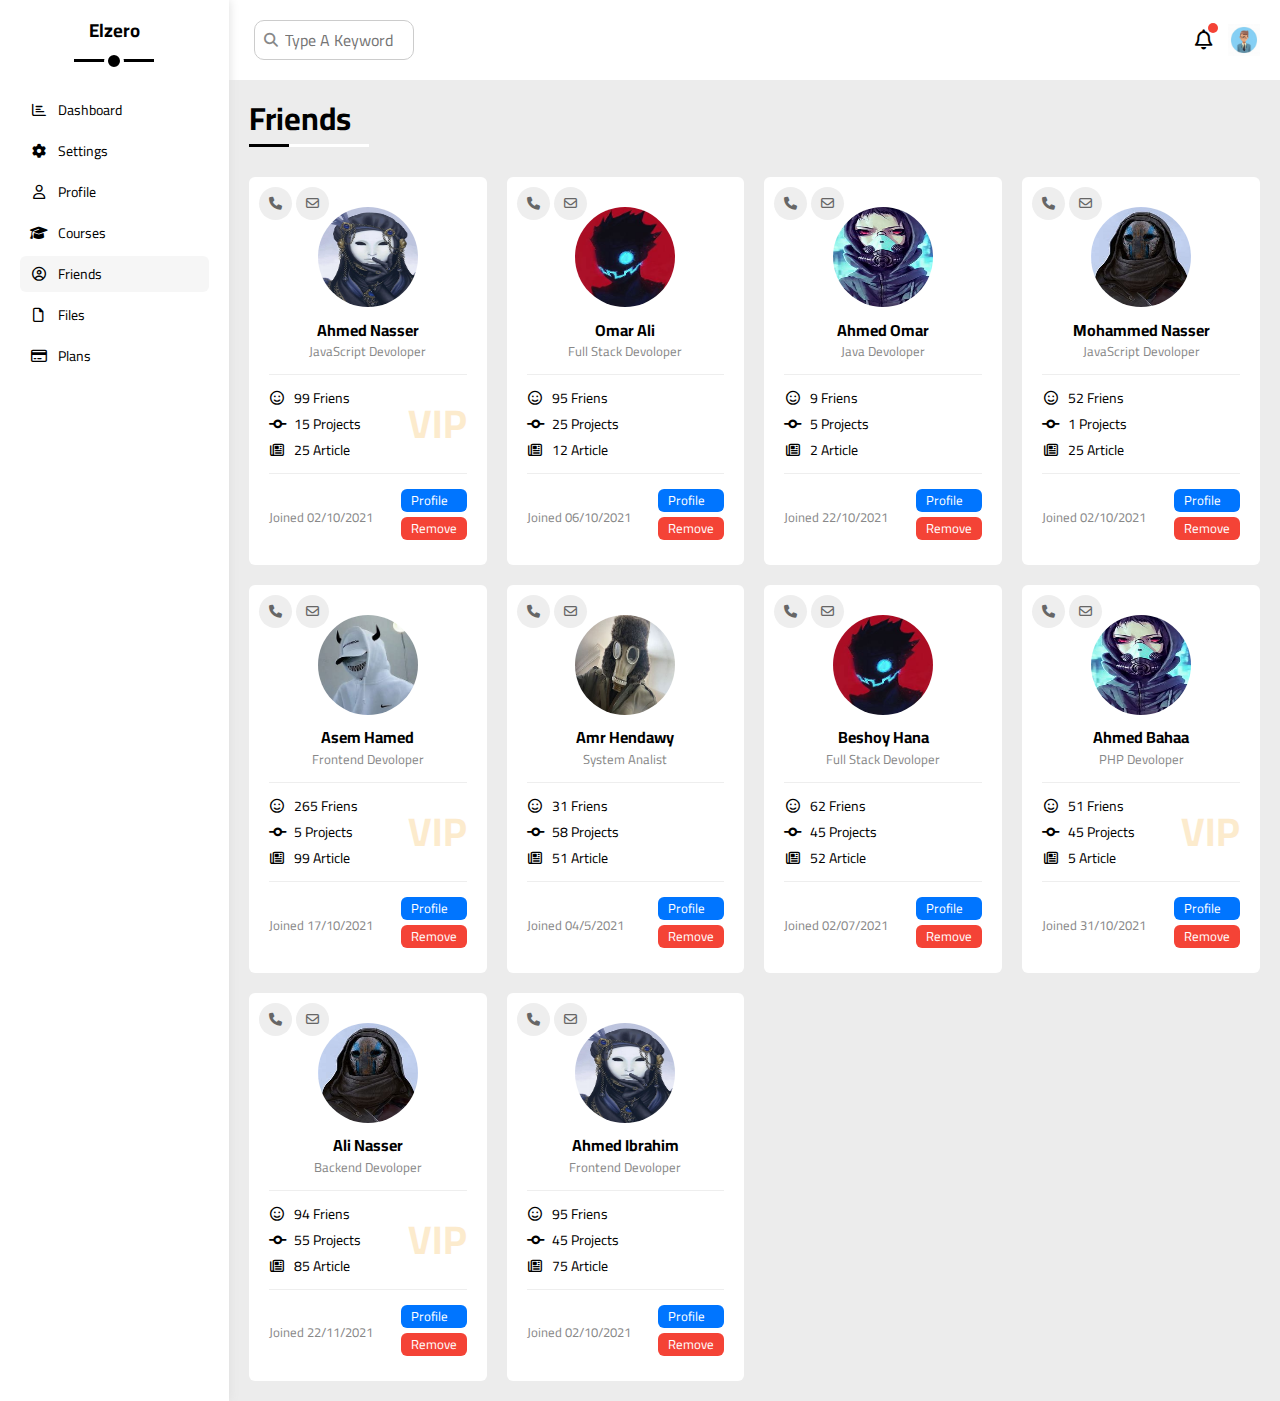
<file: friends.html>
<!DOCTYPE html>
<html lang="en">
    <head>
        <meta charset="UTF-8">
        <meta name="viewport" content="width=device-width, initial-scale=1.0">
        <title>Friends</title>
        <!-- Font Awesome -->
        <link rel="stylesheet" href="css/framwork.css">
        <link rel="stylesheet" href="css/all.min.css">
        <link rel="stylesheet" href="css/Temp4.css">
        <link rel="stylesheet" href="css/normalise.css">
        <!-- Google Fonts -->
        <link rel="preconnect" href="https://fonts.googleapis.com">
        <link rel="preconnect" href="https://fonts.gstatic.com" crossorigin>
        <link
            href="https://fonts.googleapis.com/css2?family=Cairo:wght@200..1000&display=swap"
            rel="stylesheet">
    </head>
    <body>
        <div class="page d-flex">
            <div class="sidebar bg-white p-20 relative">
                <h3 class="relative txt-c mt-0">Elzero</h3>
                <ul>
                    <li><a
                            class=" d-flex al-center fs-14 c-black rad-6 p-10"
                            href="index.html">
                            <i class="fa-regular fa-chart-bar fa-fw"></i>
                            <span>Dashboard</span>
                        </a></li>
                    <li><a
                            class=" d-flex al-center fs-14 c-black rad-6 p-10"
                            href="settings.html">
                            <i class="fa-solid fa-gear fa-fw"></i>
                            <span>Settings</span>
                        </a></li>
                    <li><a class=" d-flex al-center fs-14 c-black rad-6 p-10"
                            href="profile.html">
                            <i class="fa-regular fa-user fa-fw"></i>
                            <span>Profile</span>
                        </a></li>
                    <li><a
                            class=" d-flex al-center fs-14 c-black rad-6 p-10"
                            href="courses.html">
                            <i class="fa-solid fa-graduation-cap fa-fw"></i>
                            <span>Courses</span>
                        </a></li>
                    <li><a
                            class="active d-flex al-center fs-14 c-black rad-6 p-10"
                            href="friends.html">
                            <i class="fa-regular fa-circle-user fa-fw"></i>
                            <span>Friends</span>
                        </a></li>
                    <li><a class=" d-flex al-center fs-14 c-black rad-6 p-10"
                            href="files.html">
                            <i class="fa-regular fa-file fa-fw"></i>
                            <span>Files</span>
                        </a></li>
                    <li><a class=" d-flex al-center fs-14 c-black rad-6 p-10"
                            href="plans.html">
                            <i class="fa-regular fa-credit-card fa-fw"></i>
                            <span>Plans</span>
                        </a></li>
                </ul>
            </div>
            <div class="cont w-full">
                <div class="head p-20 bg-white between-f ">
                    <div class="search relative"><input class="p-10"
                            type="search" placeholder="Type A Keyword"></div>
                    <div class="icons d-flex al-center">
                        <span class="notification relative ">
                            <i class="fa-regular fa-bell fa-lg"></i>
                        </span>
                        <img src="images/th (7).jpeg" alt>
                    </div>
                </div>
                <h1 class="relative">Friends</h1>
                <div class="friends-page d-grid gap-20 m-20">
                    <div class="friend rad-6 bg-white p-20 relative">
                        <div class="contact ">
                            <i class="fa-solid fa-phone"></i>
                            <i class="fa-regular fa-envelope"></i>
                        </div>
                        <div class="txt-c">
                            <img src="images/friend2.jpeg" alt="" class="w-100 h-100 mb-10 mt-10 rad-half">
                            <h4 class="m-0">Ahmed Nasser</h4>
                            <p class="c-gray fs-13 mt-5 mb-0"> JavaScript Devoloper</p>
                        </div>
                        <div class="icons fs-14 relative">
                            <div class="mb-10">
                                <i class="fa-regular fa-face-smile fa-fw"></i>
                                <span>99 Friens</span>
                            </div>
                            <div class="mb-10">
                                <i class="fa-solid fa-code-commit fa-fw"></i>
                                <span >15 Projects</span>
                            </div>
                            <div>
                                <i class="fa-regular fa-newspaper fa-fw"></i>
                                <span>25 Article</span>
                            </div>
                            <span class="vip fw-bold c-orange">VIP</span>
                        </div>
                        <div class="info between-f fs-13">
                            <span class="c-gray">Joined 02/10/2021</span>
                            <div>
                                <a href="profile.html" class="d-block btn-shape bg-blue c-white">Profile</a>
                                <a href="#" class="c-white bg-red btn-shape d-block">Remove</a>
                            </div>
                        </div>
                    </div>
                    <div class="friend rad-6 bg-white p-20 relative">
                        <div class="contact ">
                            <i class="fa-solid fa-phone"></i>
                            <i class="fa-regular fa-envelope"></i>
                        </div>
                        <div class="txt-c">
                            <img src="images/friend6.jpeg" alt="" class="w-100 h-100 mb-10 mt-10 rad-half">
                            <h4 class="m-0">Omar Ali</h4>
                            <p class="c-gray fs-13 mt-5 mb-0"> Full Stack Devoloper</p>
                        </div>
                        <div class="icons fs-14 relative">
                            <div class="mb-10">
                                <i class="fa-regular fa-face-smile fa-fw"></i>
                                <span>95 Friens</span>
                            </div>
                            <div class="mb-10">
                                <i class="fa-solid fa-code-commit fa-fw"></i>
                                <span >25 Projects</span>
                            </div>
                            <div>
                                <i class="fa-regular fa-newspaper fa-fw"></i>
                                <span>12 Article</span>
                            </div>
                            <!-- <span class="vip fw-bold c-orange">VIP</span> -->
                        </div>
                        <div class="info between-f fs-13">
                            <span class="c-gray">Joined 06/10/2021</span>
                            <div>
                                <a href="profile.html" class="d-block btn-shape bg-blue c-white">Profile</a>
                                <a href="#" class="c-white bg-red btn-shape d-block">Remove</a>
                            </div>
                        </div>
                    </div>
                    <div class="friend rad-6 bg-white p-20 relative">
                        <div class="contact ">
                            <i class="fa-solid fa-phone"></i>
                            <i class="fa-regular fa-envelope"></i>
                        </div>
                        <div class="txt-c">
                            <img src="images/friend5.jpeg" alt="" class="w-100 h-100 mb-10 mt-10 rad-half">
                            <h4 class="m-0">Ahmed Omar</h4>
                            <p class="c-gray fs-13 mt-5 mb-0"> Java Devoloper</p>
                        </div>
                        <div class="icons fs-14 relative">
                            <div class="mb-10">
                                <i class="fa-regular fa-face-smile fa-fw"></i>
                                <span>9 Friens</span>
                            </div>
                            <div class="mb-10">
                                <i class="fa-solid fa-code-commit fa-fw"></i>
                                <span >5 Projects</span>
                            </div>
                            <div>
                                <i class="fa-regular fa-newspaper fa-fw"></i>
                                <span>2 Article</span>
                            </div>
                            <!-- <span class="vip fw-bold c-orange">VIP</span> -->
                        </div>
                        <div class="info between-f fs-13">
                            <span class="c-gray">Joined 22/10/2021</span>
                            <div>
                                <a href="profile.html" class="d-block btn-shape bg-blue c-white">Profile</a>
                                <a href="#" class="c-white bg-red btn-shape d-block">Remove</a>
                            </div>
                        </div>
                    </div>
                    <div class="friend rad-6 bg-white p-20 relative">
                        <div class="contact ">
                            <i class="fa-solid fa-phone"></i>
                            <i class="fa-regular fa-envelope"></i>
                        </div>
                        <div class="txt-c">
                            <img src="images/friend3.jpeg" alt="" class="w-100 h-100 mb-10 mt-10 rad-half">
                            <h4 class="m-0">Mohammed Nasser</h4>
                            <p class="c-gray fs-13 mt-5 mb-0"> JavaScript Devoloper</p>
                        </div>
                        <div class="icons fs-14 relative">
                            <div class="mb-10">
                                <i class="fa-regular fa-face-smile fa-fw"></i>
                                <span>52 Friens</span>
                            </div>
                            <div class="mb-10">
                                <i class="fa-solid fa-code-commit fa-fw"></i>
                                <span >1 Projects</span>
                            </div>
                            <div>
                                <i class="fa-regular fa-newspaper fa-fw"></i>
                                <span>25 Article</span>
                            </div>
                            <!-- <span class="vip fw-bold c-orange">VIP</span> -->
                        </div>
                        <div class="info between-f fs-13">
                            <span class="c-gray">Joined 02/10/2021</span>
                            <div>
                                <a href="profile.html" class="d-block btn-shape bg-blue c-white">Profile</a>
                                <a href="#" class="c-white bg-red btn-shape d-block">Remove</a>
                            </div>
                        </div>
                    </div>
                    <div class="friend rad-6 bg-white p-20 relative">
                        <div class="contact ">
                            <i class="fa-solid fa-phone"></i>
                            <i class="fa-regular fa-envelope"></i>
                        </div>
                        <div class="txt-c">
                            <img src="images/friend.jpeg" alt="" class="w-100 h-100 mb-10 mt-10 rad-half">
                            <h4 class="m-0">Asem Hamed</h4>
                            <p class="c-gray fs-13 mt-5 mb-0"> Frontend Devoloper</p>
                        </div>
                        <div class="icons fs-14 relative">
                            <div class="mb-10">
                                <i class="fa-regular fa-face-smile fa-fw"></i>
                                <span>265 Friens</span>
                            </div>
                            <div class="mb-10">
                                <i class="fa-solid fa-code-commit fa-fw"></i>
                                <span >5 Projects</span>
                            </div>
                            <div>
                                <i class="fa-regular fa-newspaper fa-fw"></i>
                                <span>99 Article</span>
                            </div>
                            <span class="vip fw-bold c-orange">VIP</span>
                        </div>
                        <div class="info between-f fs-13">
                            <span class="c-gray">Joined 17/10/2021</span>
                            <div>
                                <a href="profile.html" class="d-block btn-shape bg-blue c-white">Profile</a>
                                <a href="#" class="c-white bg-red btn-shape d-block">Remove</a>
                            </div>
                        </div>
                    </div>
                    <div class="friend rad-6 bg-white p-20 relative">
                        <div class="contact ">
                            <i class="fa-solid fa-phone"></i>
                            <i class="fa-regular fa-envelope"></i>
                        </div>
                        <div class="txt-c">
                            <img src="images/friend7.jpeg" alt="" class="w-100 h-100 mb-10 mt-10 rad-half">
                            <h4 class="m-0">Amr Hendawy</h4>
                            <p class="c-gray fs-13 mt-5 mb-0"> System Analist</p>
                        </div>
                        <div class="icons fs-14 relative">
                            <div class="mb-10">
                                <i class="fa-regular fa-face-smile fa-fw"></i>
                                <span>31 Friens</span>
                            </div>
                            <div class="mb-10">
                                <i class="fa-solid fa-code-commit fa-fw"></i>
                                <span >58 Projects</span>
                            </div>
                            <div>
                                <i class="fa-regular fa-newspaper fa-fw"></i>
                                <span>51 Article</span>
                            </div>
                            <!-- <span class="vip fw-bold c-orange">VIP</span> -->
                        </div>
                        <div class="info between-f fs-13">
                            <span class="c-gray">Joined 04/5/2021</span>
                            <div>
                                <a href="profile.html" class="d-block btn-shape bg-blue c-white">Profile</a>
                                <a href="#" class="c-white bg-red btn-shape d-block">Remove</a>
                            </div>
                        </div>
                    </div>
                    <div class="friend rad-6 bg-white p-20 relative">
                        <div class="contact ">
                            <i class="fa-solid fa-phone"></i>
                            <i class="fa-regular fa-envelope"></i>
                        </div>
                        <div class="txt-c">
                            <img src="images/friend6.jpeg" alt="" class="w-100 h-100 mb-10 mt-10 rad-half">
                            <h4 class="m-0">Beshoy Hana</h4>
                            <p class="c-gray fs-13 mt-5 mb-0"> Full Stack Devoloper</p>
                        </div>
                        <div class="icons fs-14 relative">
                            <div class="mb-10">
                                <i class="fa-regular fa-face-smile fa-fw"></i>
                                <span>62 Friens</span>
                            </div>
                            <div class="mb-10">
                                <i class="fa-solid fa-code-commit fa-fw"></i>
                                <span >45 Projects</span>
                            </div>
                            <div>
                                <i class="fa-regular fa-newspaper fa-fw"></i>
                                <span>52 Article</span>
                            </div>
                            <!-- <span class="vip fw-bold c-orange">VIP</span> -->
                        </div>
                        <div class="info between-f fs-13">
                            <span class="c-gray">Joined 02/07/2021</span>
                            <div>
                                <a href="profile.html" class="d-block btn-shape bg-blue c-white">Profile</a>
                                <a href="#" class="c-white bg-red btn-shape d-block">Remove</a>
                            </div>
                        </div>
                    </div>
                    <div class="friend rad-6 bg-white p-20 relative">
                        <div class="contact ">
                            <i class="fa-solid fa-phone"></i>
                            <i class="fa-regular fa-envelope"></i>
                        </div>
                        <div class="txt-c">
                            <img src="images/friend5.jpeg" alt="" class="w-100 h-100 mb-10 mt-10 rad-half">
                            <h4 class="m-0">Ahmed Bahaa</h4>
                            <p class="c-gray fs-13 mt-5 mb-0">PHP Devoloper</p>
                        </div>
                        <div class="icons fs-14 relative">
                            <div class="mb-10">
                                <i class="fa-regular fa-face-smile fa-fw"></i>
                                <span>51 Friens</span>
                            </div>
                            <div class="mb-10">
                                <i class="fa-solid fa-code-commit fa-fw"></i>
                                <span >45 Projects</span>
                            </div>
                            <div>
                                <i class="fa-regular fa-newspaper fa-fw"></i>
                                <span>5 Article</span>
                            </div>
                            <span class="vip fw-bold c-orange">VIP</span>
                        </div>
                        <div class="info between-f fs-13">
                            <span class="c-gray">Joined 31/10/2021</span>
                            <div>
                                <a href="profile.html" class="d-block btn-shape bg-blue c-white">Profile</a>
                                <a href="#" class="c-white bg-red btn-shape d-block">Remove</a>
                            </div>
                        </div>
                    </div>
                    <div class="friend rad-6 bg-white p-20 relative">
                        <div class="contact ">
                            <i class="fa-solid fa-phone"></i>
                            <i class="fa-regular fa-envelope"></i>
                        </div>
                        <div class="txt-c">
                            <img src="images/friend3.jpeg" alt="" class="w-100 h-100 mb-10 mt-10 rad-half">
                            <h4 class="m-0">Ali Nasser</h4>
                            <p class="c-gray fs-13 mt-5 mb-0"> Backend Devoloper</p>
                        </div>
                        <div class="icons fs-14 relative">
                            <div class="mb-10">
                                <i class="fa-regular fa-face-smile fa-fw"></i>
                                <span>94 Friens</span>
                            </div>
                            <div class="mb-10">
                                <i class="fa-solid fa-code-commit fa-fw"></i>
                                <span >55 Projects</span>
                            </div>
                            <div>
                                <i class="fa-regular fa-newspaper fa-fw"></i>
                                <span>85 Article</span>
                            </div>
                            <span class="vip fw-bold c-orange">VIP</span>
                        </div>
                        <div class="info between-f fs-13">
                            <span class="c-gray">Joined 22/11/2021</span>
                            <div>
                                <a href="profile.html" class="d-block btn-shape bg-blue c-white">Profile</a>
                                <a href="#" class="c-white bg-red btn-shape d-block">Remove</a>
                            </div>
                        </div>
                    </div>
                    <div class="friend rad-6 bg-white p-20 relative">
                        <div class="contact ">
                            <i class="fa-solid fa-phone"></i>
                            <i class="fa-regular fa-envelope"></i>
                        </div>
                        <div class="txt-c">
                            <img src="images/friend2.jpeg" alt="" class="w-100 h-100 mb-10 mt-10 rad-half">
                            <h4 class="m-0">Ahmed Ibrahim</h4>
                            <p class="c-gray fs-13 mt-5 mb-0"> Frontend Devoloper</p>
                        </div>
                        <div class="icons fs-14 relative">
                            <div class="mb-10">
                                <i class="fa-regular fa-face-smile fa-fw"></i>
                                <span>95 Friens</span>
                            </div>
                            <div class="mb-10">
                                <i class="fa-solid fa-code-commit fa-fw"></i>
                                <span >45 Projects</span>
                            </div>
                            <div>
                                <i class="fa-regular fa-newspaper fa-fw"></i>
                                <span>75 Article</span>
                            </div>
                            <!-- <span class="vip fw-bold c-orange">VIP</span> -->
                        </div>
                        <div class="info between-f fs-13">
                            <span class="c-gray">Joined 02/10/2021</span>
                            <div>
                                <a href="profile.html" class="d-block btn-shape bg-blue c-white">Profile</a>
                                <a href="#" class="c-white bg-red btn-shape d-block">Remove</a>
                            </div>
                        </div>
                    </div>
                </div>
            </div>
        </div>
    </body>
</html>
</file>
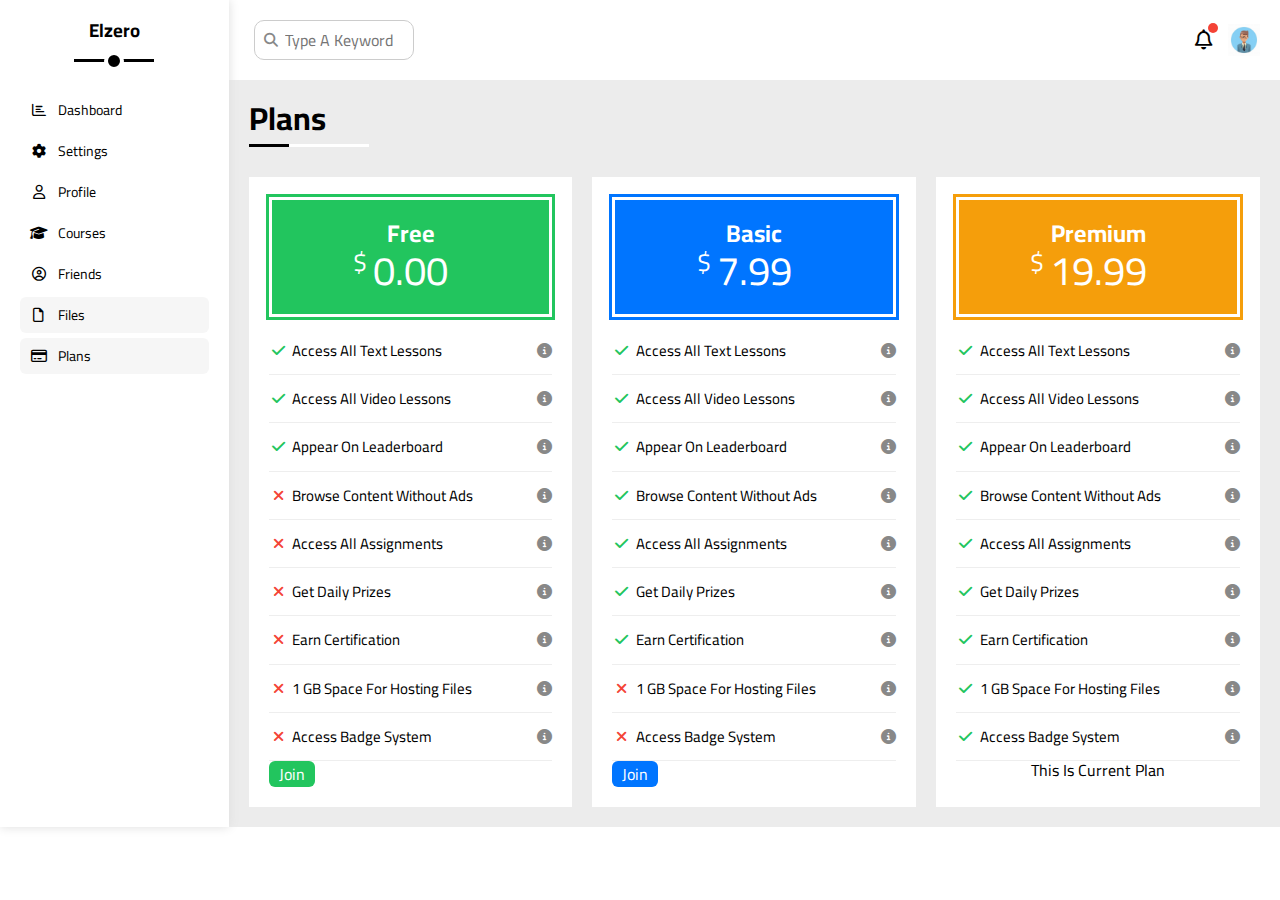
<file: plans.html>
<!DOCTYPE html>
<html lang="en">
    <head>
        <meta charset="UTF-8">
        <meta name="viewport" content="width=device-width, initial-scale=1.0">
        <title>Plans</title>
        <!-- Font Awesome -->
        <link rel="stylesheet" href="css/all.min.css">
        <link rel="stylesheet" href="css/framwork.css">
        <link rel="stylesheet" href="css/Temp4.css">
        <link rel="stylesheet" href="css/normalise.css">
        <!-- Google Fonts -->
        <link rel="preconnect" href="https://fonts.googleapis.com">
        <link rel="preconnect" href="https://fonts.gstatic.com" crossorigin>
        <link
            href="https://fonts.googleapis.com/css2?family=Cairo:wght@200..1000&display=swap"
            rel="stylesheet">
    </head>
    <body>
        <div class="page d-flex">
            <div class="sidebar bg-white p-20 relative">
                <h3 class="relative txt-c mt-0">Elzero</h3>
                <ul>
                    <li><a
                            class=" d-flex al-center fs-14 c-black rad-6 p-10"
                            href="index.html">
                            <i class="fa-regular fa-chart-bar fa-fw"></i>
                            <span>Dashboard</span>
                        </a></li>
                    <li><a
                            class=" d-flex al-center fs-14 c-black rad-6 p-10"
                            href="settings.html">
                            <i class="fa-solid fa-gear fa-fw"></i>
                            <span>Settings</span>
                        </a></li>
                    <li><a class=" d-flex al-center fs-14 c-black rad-6 p-10"
                            href="profile.html">
                            <i class="fa-regular fa-user fa-fw"></i>
                            <span>Profile</span>
                        </a></li>
                    <li><a
                            class=" d-flex al-center fs-14 c-black rad-6 p-10"
                            href="courses.html">
                            <i class="fa-solid fa-graduation-cap fa-fw"></i>
                            <span>Courses</span>
                        </a></li>
                    <li><a
                            class=" d-flex al-center fs-14 c-black rad-6 p-10"
                            href="friends.html">
                            <i class="fa-regular fa-circle-user fa-fw"></i>
                            <span>Friends</span>
                        </a></li>
                    <li><a class="active d-flex al-center fs-14 c-black rad-6 p-10"
                            href="files.html">
                            <i class="fa-regular fa-file fa-fw"></i>
                            <span>Files</span>
                        </a></li>
                    <li><a class="active d-flex al-center fs-14 c-black rad-6 p-10"
                            href="plans.html">
                            <i class="fa-regular fa-credit-card fa-fw"></i>
                            <span>Plans</span>
                        </a></li>
                </ul>
            </div>
            <div class="cont w-full">
                <div class="head p-20 bg-white between-f ">
                    <div class="search relative"><input class="p-10"
                            type="search" placeholder="Type A Keyword"></div>
                    <div class="icons d-flex al-center">
                        <span class="notification relative ">
                            <i class="fa-regular fa-bell fa-lg"></i>
                        </span>
                        <img src="images/th (7).jpeg" alt>
                    </div>
                </div>
                <h1 class="relative">Plans</h1>
                         <div class="plans-page d-grid gap-20 m-20">
                            <div class="plan green bg-white p-20">
                               <div class="top bg-green txt-c p-20">
                                   <h2 class="m-0 c-white">Free</h2>
                                   <div class="price c-white"><span>$</span>0.00</div>
                               </div>
                               <ul>
                                <li>
                                    <i class="fa-solid fa-check fa-fw yes"></i>
                                    <span>Access All Text Lessons</span>
                                    <i class="fa-solid fa-circle-info help"></i>
                                </li>
                                <li>
                                    <i class="fa-solid fa-check fa-fw yes"></i>
                                    <span>Access All Video Lessons</span>
                                    <i class="fa-solid fa-circle-info help"></i>
                                </li>
                                <li>
                                    <i class="fa-solid fa-check fa-fw yes"></i>
                                    <span>Appear On Leaderboard</span>
                                    <i class="fa-solid fa-circle-info help"></i>
                                </li>
                                <li>
                                    <i class="fa-solid fa-xmark fa-fw "></i>
                                    <span>Browse Content Without Ads</span>
                                    <i class="fa-solid fa-circle-info help"></i>
                                </li>
                                <li>
                                    <i class="fa-solid fa-xmark fa-fw "></i>
                                    <span>Access All Assignments</span>
                                    <i class="fa-solid fa-circle-info help"></i>
                                </li>
                                <li>
                                    <i class="fa-solid fa-xmark fa-fw "></i>
                                    <span>Get Daily Prizes</span>
                                    <i class="fa-solid fa-circle-info help"></i>
                                </li>
                                <li>
                                    <i class="fa-solid fa-xmark fa-fw "></i>
                                    <span>Earn Certification</span>
                                    <i class="fa-solid fa-circle-info help"></i>
                                </li>
                                <li>
                                    <i class="fa-solid fa-xmark fa-fw "></i>
                                    <span>1 GB Space For Hosting Files</span>
                                    <i class="fa-solid fa-circle-info help"></i>
                                </li>
                                <li>
                                    <i class="fa-solid fa-xmark fa-fw "></i>
                                    <span>Access Badge System</span>
                                    <i class="fa-solid fa-circle-info help"></i>
                                </li>
                               </ul>
                               <a href="#" class="btn-shape c-white bg-green d-block w-fit">Join</a>
                            </div>
                            <div class="plan blue bg-white p-20">
                               <div class="top bg-blue txt-c p-20">
                                   <h2 class="m-0 c-white">Basic</h2>
                                   <div class="price c-white"><span>$</span>7.99</div>
                               </div>
                               <ul>
                                <li>
                                    <i class="fa-solid fa-check fa-fw yes"></i>
                                    <span>Access All Text Lessons</span>
                                    <i class="fa-solid fa-circle-info help"></i>
                                </li>
                                <li>
                                    <i class="fa-solid fa-check fa-fw yes"></i>
                                    <span>Access All Video Lessons</span>
                                    <i class="fa-solid fa-circle-info help"></i>
                                </li>
                                <li>
                                    <i class="fa-solid fa-check fa-fw yes"></i>
                                    <span>Appear On Leaderboard</span>
                                    <i class="fa-solid fa-circle-info help"></i>
                                </li>
                                <li>
                                    <i class="fa-solid fa-check fa-fw yes"></i>
                                    <span>Browse Content Without Ads</span>
                                    <i class="fa-solid fa-circle-info help"></i>
                                </li>
                                <li>
                                    <i class="fa-solid fa-check fa-fw yes"></i>
                                    <span>Access All Assignments</span>
                                    <i class="fa-solid fa-circle-info help"></i>
                                </li>
                                <li>
                                    <i class="fa-solid fa-check fa-fw yes"></i>
                                    <span>Get Daily Prizes</span>
                                    <i class="fa-solid fa-circle-info help"></i>
                                </li>
                                <li>
                                    <i class="fa-solid fa-check fa-fw yes"></i>
                                    <span>Earn Certification</span>
                                    <i class="fa-solid fa-circle-info help"></i>
                                </li>
                                <li>
                                    <i class="fa-solid fa-xmark fa-fw "></i>
                                    <span>1 GB Space For Hosting Files</span>
                                    <i class="fa-solid fa-circle-info help"></i>
                                </li>
                                <li>
                                    <i class="fa-solid fa-xmark fa-fw "></i>
                                    <span>Access Badge System</span>
                                    <i class="fa-solid fa-circle-info help"></i>
                                </li>
                               </ul>
                               <a href="#" class="btn-shape c-white bg-blue d-block w-fit">Join</a>
                            </div>
                            <div class="plan orange bg-white p-20">
                               <div class="top bg-orange txt-c p-20">
                                   <h2 class="m-0 c-white">Premium</h2>
                                   <div class="price c-white"><span>$</span>19.99</div>
                               </div>
                               <ul>
                                <li>
                                    <i class="fa-solid fa-check fa-fw yes"></i>
                                    <span>Access All Text Lessons</span>
                                    <i class="fa-solid fa-circle-info help"></i>
                                </li>
                                <li>
                                    <i class="fa-solid fa-check fa-fw yes"></i>
                                    <span>Access All Video Lessons</span>
                                    <i class="fa-solid fa-circle-info help"></i>
                                </li>
                                <li>
                                    <i class="fa-solid fa-check fa-fw yes"></i>
                                    <span>Appear On Leaderboard</span>
                                    <i class="fa-solid fa-circle-info help"></i>
                                </li>
                                <li>
                                    <i class="fa-solid fa-check fa-fw yes"></i>
                                    <span>Browse Content Without Ads</span>
                                    <i class="fa-solid fa-circle-info help"></i>
                                </li>
                                <li>
                                    <i class="fa-solid fa-check fa-fw yes "></i>
                                    <span>Access All Assignments</span>
                                    <i class="fa-solid fa-circle-info help"></i>
                                </li>
                                <li>
                                    <i class="fa-solid fa-check fa-fw yes"></i>
                                    <span>Get Daily Prizes</span>
                                    <i class="fa-solid fa-circle-info help"></i>
                                </li>
                                <li>
                                    <i class="fa-solid fa-check fa-fw yes"></i>
                                    <span>Earn Certification</span>
                                    <i class="fa-solid fa-circle-info help"></i>
                                </li>
                                <li>
                                    <i class="fa-solid fa-check fa-fw yes"></i>
                                    <span>1 GB Space For Hosting Files</span>
                                    <i class="fa-solid fa-circle-info help"></i>
                                </li>
                                <li>
                                    <i class="fa-solid fa-check fa-fw yes"></i>
                                    <span>Access Badge System</span>
                                    <i class="fa-solid fa-circle-info help"></i>
                                </li>
                               </ul>
                               <p class="c-grey m-0 txt-c">This Is Current Plan</p>
                            </div>
                         </div>
            </div>
        </div>
    </body>
</html>
</file>
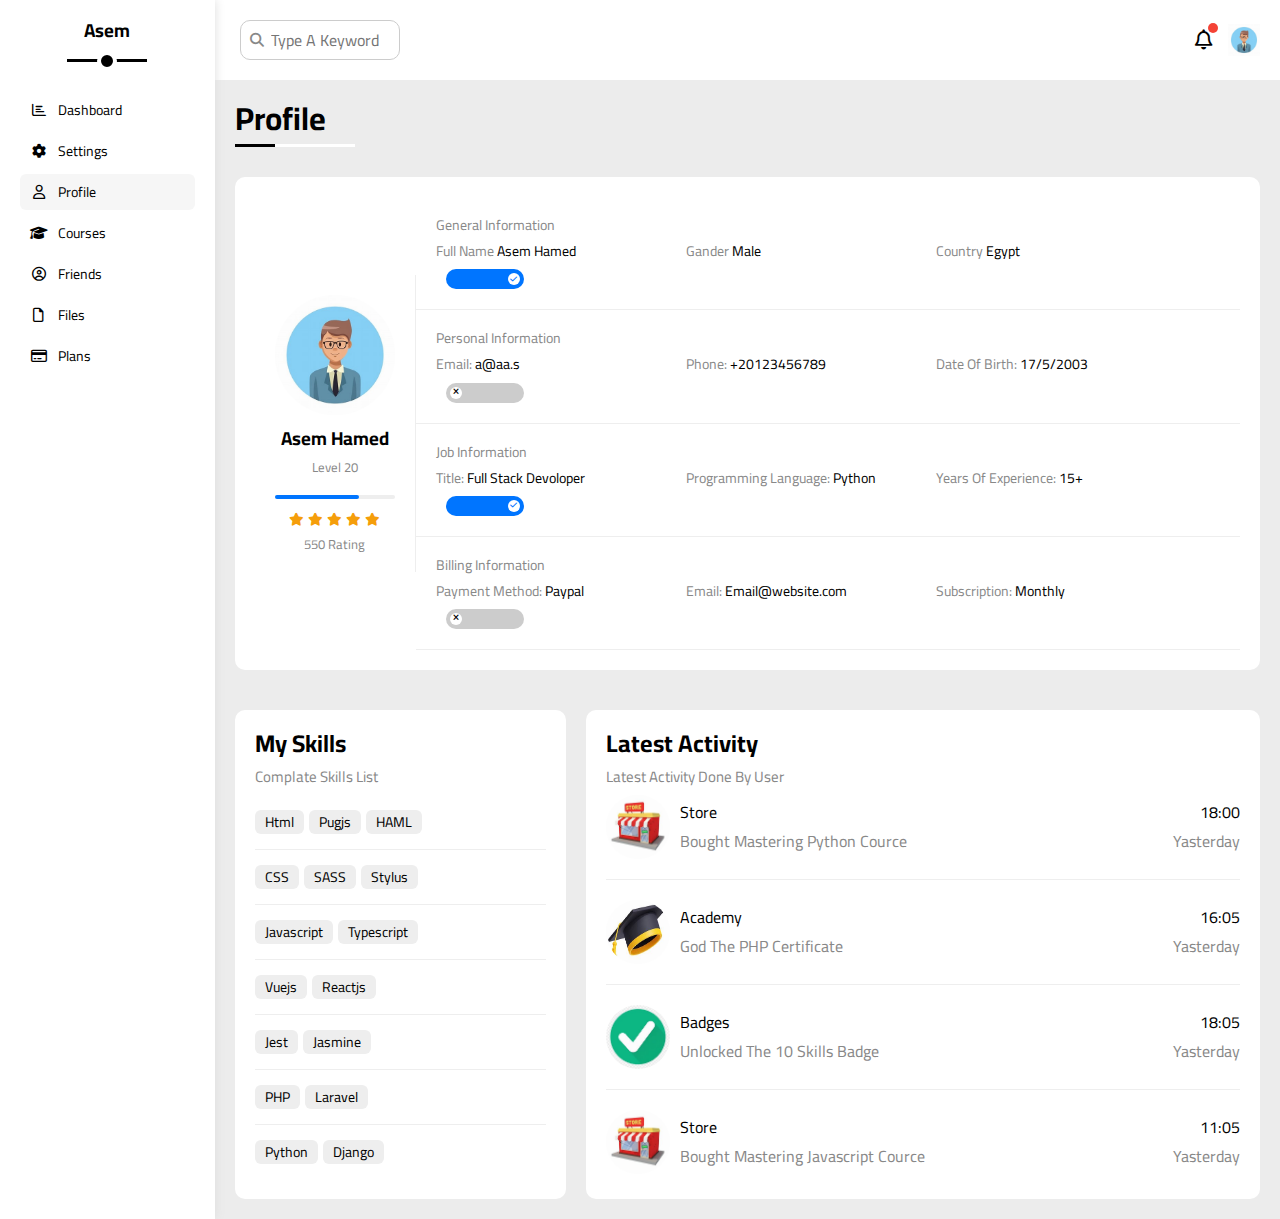
<file: profile.html>
<!DOCTYPE html>
<html lang="en">
    <head>
        <meta charset="UTF-8">
        <meta name="viewport" content="width=device-width, initial-scale=1.0">
        <title>Profile</title>
        <!-- Font Awesome -->
        <link rel="stylesheet" href="css/all.min.css">
        <link rel="stylesheet" href="css/Temp4.css">
        <link rel="stylesheet" href="css/framwork.css">
        <link rel="stylesheet" href="css/normalise.css">
        <!-- Google Fonts -->
        <link rel="preconnect" href="https://fonts.googleapis.com">
        <link rel="preconnect" href="https://fonts.gstatic.com" crossorigin>
        <link
            href="https://fonts.googleapis.com/css2?family=Cairo:wght@200..1000&display=swap"
            rel="stylesheet">
    </head>
    <body>
        <div class="page d-flex">
            <div class="sidebar bg-white p-20 relative">
                <h3 class="relative txt-c mt-0">Asem</h3>
                <ul>
                    <li><a
                            class=" d-flex al-center fs-14 c-black rad-6 p-10"
                            href="index.html">
                            <i class="fa-regular fa-chart-bar fa-fw"></i>
                            <span>Dashboard</span>
                        </a></li>
                    <li><a
                            class=" d-flex al-center fs-14 c-black rad-6 p-10"
                            href="settings.html">
                            <i class="fa-solid fa-gear fa-fw"></i>
                            <span>Settings</span>
                        </a></li>
                    <li><a class="active d-flex al-center fs-14 c-black rad-6 p-10"
                            href="profile.html">
                            <i class="fa-regular fa-user fa-fw"></i>
                            <span>Profile</span>
                        </a></li>
                    <li><a class=" d-flex al-center fs-14 c-black rad-6 p-10"
                            href="courses.html">
                            <i class="fa-solid fa-graduation-cap fa-fw"></i>
                            <span>Courses</span>
                        </a></li>
                    <li><a class=" d-flex al-center fs-14 c-black rad-6 p-10"
                            href="friends.html">
                            <i class="fa-regular fa-circle-user fa-fw"></i>
                            <span>Friends</span>
                        </a></li>
                    <li><a class=" d-flex al-center fs-14 c-black rad-6 p-10"
                            href="files.html">
                            <i class="fa-regular fa-file fa-fw"></i>
                            <span>Files</span>
                        </a></li>
                    <li><a class=" d-flex al-center fs-14 c-black rad-6 p-10"
                            href="plans.html">
                            <i class="fa-regular fa-credit-card fa-fw"></i>
                            <span>Plans</span>
                        </a></li>
                </ul>
            </div>
            <div class="cont w-full">
                <div class="head p-20 bg-white between-f ">
                    <div class="search relative"><input class="p-10"
                            type="search" placeholder="Type A Keyword"></div>
                    <div class="icons d-flex al-center">
                        <span class="notification relative ">
                            <i class="fa-regular fa-bell fa-lg"></i>
                        </span>
                        <img src="images/th (7).jpeg" alt>
                    </div>
                </div>
                <h1 class="relative">Profile</h1>
                 <div class="profile-page m-20">
                   <div class="overview d-flex mb-20 al-center bg-white rad-10 p-20 w-full">
                    <div class="avatar-box txt-c p-20">
                        <img src="images/th (7).jpeg" alt="" class="rad-half mb-10">
                        <h3 class="m-0">Asem Hamed</h3>
                        <p class="c-gray fs-13 mt-10">Level 20</p>
                        <div class="level relative bg-eee rad-6">
                            <span style="width: 70%;"></span>
                        </div>
                        <div class="rate mt-10 mb-10">
                            <i class="fa-solid fa-star c-orange fs-13"></i>
                            <i class="fa-solid fa-star c-orange fs-13"></i>
                            <i class="fa-solid fa-star c-orange fs-13"></i>
                            <i class="fa-solid fa-star c-orange fs-13"></i>
                            <i class="fa-solid fa-star c-orange fs-13"></i>
                        </div>
                        <p class="c-gray fs-13 m-0">550 Rating</p>
                    </div>
                    <div class="info-box">
                        <div class="box p-20 d-flex al-center">
                            <h4 class="c-gray fs-14 m-0 w-full">General Information</h4>
                            <div class="fs-14">
                                <span class="c-gray">Full Name</span>
                                <span>Asem Hamed</span>
                            </div>
                            <div class="fs-14">
                                <span class="c-gray">Gander</span>
                                <span>Male</span>
                            </div>
                            <div class="fs-14">
                                <span class="c-gray">Country</span>
                                <span>Egypt</span>
                            </div>
                            <div class="fs-14 ">
                                 <label>
                                    <input type="checkbox"
                                        class="toggle-checkbox" checked>
                                    <div class="toggle-switch"></div>
                                </label>
                            </div>
                        </div>
                        <div class="box p-20 d-flex al-center">
                            <h4 class="c-gray fs-14 m-0 w-full">Personal Information</h4>
                            <div class="fs-14">
                                <span class="c-gray">Email:</span>
                                <span>a@aa.s</span>
                            </div>
                            <div class="fs-14">
                                <span class="c-gray">Phone:</span>
                                <span>+20123456789</span>
                            </div>
                            <div class="fs-14">
                                <span class="c-gray">Date Of Birth:</span>
                                <span>17/5/2003</span>
                            </div>
                            <div class="fs-14 ">
                                 <label>
                                    <input type="checkbox"
                                        class="toggle-checkbox">
                                    <div class="toggle-switch"></div>
                                </label>
                            </div>
                        </div>
                        <div class="box p-20 d-flex al-center">
                            <h4 class="c-gray fs-14 m-0 w-full">Job Information</h4>
                            <div class="fs-14">
                                <span class="c-gray">Title:</span>
                                <span>Full Stack Devoloper</span>
                            </div>
                            <div class="fs-14">
                                <span class="c-gray">Programming Language:</span>
                                <span>Python</span>
                            </div>
                            <div class="fs-14">
                                <span class="c-gray">Years Of Experience:</span>
                                <span>15+</span>
                            </div>
                            <div class="fs-14 ">
                                 <label>
                                    <input type="checkbox"
                                        class="toggle-checkbox" checked>
                                    <div class="toggle-switch"></div>
                                </label>
                            </div>
                        </div>
                        <div class="box p-20 d-flex al-center">
                            <h4 class="c-gray fs-14 m-0 w-full">Billing Information</h4>
                            <div class="fs-14">
                                <span class="c-gray">Payment Method:</span>
                                <span>Paypal</span>
                            </div>
                            <div class="fs-14">
                                <span class="c-gray">Email:</span>
                                <span>Email@website.com</span>
                            </div>
                            <div class="fs-14">
                                <span class="c-gray">Subscription:</span>
                                <span>Monthly</span>
                            </div>
                            <div class="fs-14 ">
                                 <label>
                                    <input type="checkbox"
                                        class="toggle-checkbox">
                                    <div class="toggle-switch"></div>
                                </label>
                            </div>
                        </div>
                    </div>
                   </div>
                   <div class="other-data d-flex gap-20">
                   <div class="skills-card mt-20 rad-10 bg-white p-20">
                    <h2 class="mt-0 mb-10">My Skills</h2>
                    <p class="mt-0 mb-10 c-gray fs-15">Complate Skills List</p>
                    <ul class="txt-c-mobile m-0">
                        <li><span>Html</span><span>Pugjs</span><span>HAML</span></li>
                        <li><span>CSS</span><span>SASS</span><span>Stylus</span></li>
                        <li><span>Javascript</span><span>Typescript</span></li>
                        <li><span>Vuejs</span><span>Reactjs</span></li>
                        <li><span>Jest</span><span>Jasmine</span></li>
                        <li><span>PHP</span><span>Laravel</span></li>
                        <li><span>Python</span><span>Django</span></li>
                    </ul>
                   </div>
                   <div class="activitys mt-20 rad-10 bg-white p-20">
                    <h2 class="mt-0 mb-10">Latest Activity</h2>
                <p class="mt-0 mb-10 c-gray fs-15">Latest Activity Done By User</p>
                    <div class="activity d-flex al-center txt-c-mobile">
                     <img src="images/activity.jpeg" alt="">
                     <div class="info">
                        <span class="mb-10 d-block">Store</span>
                        <span class="c-gray">Bought Mastering Python Cource</span>
                     </div>
                     <div class="date">
                        <span class="mb-10 d-block">18:00</span>
                        <span class="c-gray">Yasterday</span>
                     </div>
                    </div>
                    <div class="activity d-flex al-center txt-c-mobile w-full">
                      <img src="images/activity2.jpeg" alt="">
                     <div class="info">
                        <span class="mb-10 d-block">Academy</span>
                        <span class="c-gray">God The PHP Certificate</span>
                     </div>
                     <div class="date">
                        <span class="mb-10 d-block">16:05</span>
                        <span class="c-gray">Yasterday</span>
                     </div>
                    </div>
                    <div class="activity d-flex al-center txt-c-mobile">
                     <img src="images/activity3.jpeg" alt="">
                     <div class="info">
                        <span class="mb-10 d-block">Badges</span>
                        <span class="c-gray">Unlocked The 10 Skills Badge</span>
                     </div>
                     <div class="date">
                        <span class="mb-10 d-block">18:05</span>
                        <span class="c-gray">Yasterday</span>
                     </div>
                    </div>
                    <div class="activity d-flex al-center txt-c-mobile ">
                     <img src="images/activity.jpeg" alt="">
                     <div class="info">
                        <span class="mb-10 d-block">Store</span>
                        <span class="c-gray">Bought Mastering Javascript Cource</span>
                     </div>
                     <div class="date">
                        <span class="mb-10 d-block">11:05</span>
                        <span class="c-gray">Yasterday</span>
                     </div>
                    </div>
                   </div>
                 </div>          
                 </div>          
            </div>
        </div>
    </body>
</html>
</file>
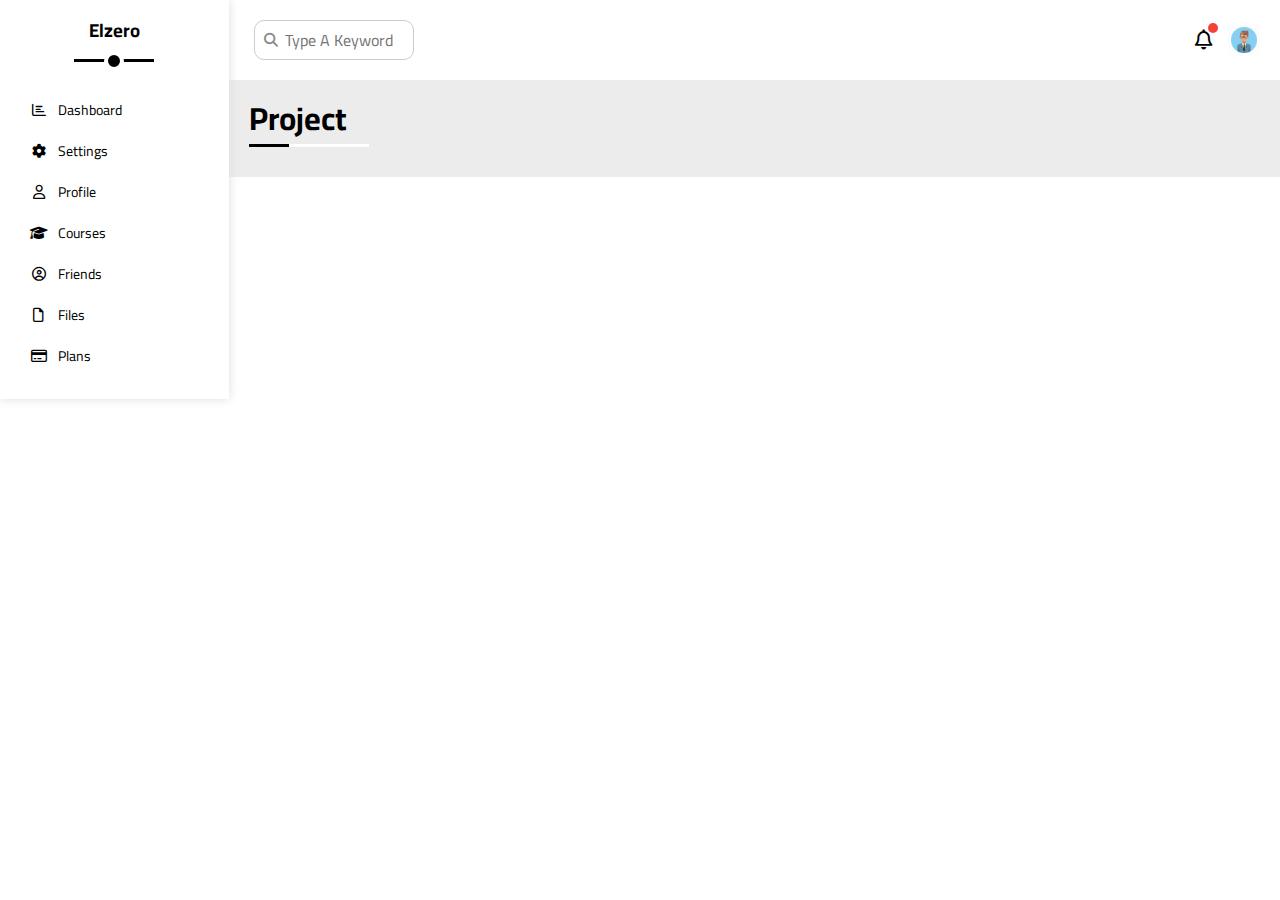
<file: project.html>
<!DOCTYPE html>
<html lang="en">
    <head>
        <meta charset="UTF-8">
        <meta name="viewport" content="width=device-width, initial-scale=1.0">
        <title>Project</title>
        <!-- Font Awesome -->
        <link rel="stylesheet" href="css/framwork.css">
        <link rel="stylesheet" href="css/all.min.css">
        <link rel="stylesheet" href="css/Temp4.css">
        <link rel="stylesheet" href="css/normalise.css">
        <!-- Google Fonts -->
        <link rel="preconnect" href="https://fonts.googleapis.com">
        <link rel="preconnect" href="https://fonts.gstatic.com" crossorigin>
        <link
            href="https://fonts.googleapis.com/css2?family=Cairo:wght@200..1000&display=swap"
            rel="stylesheet">
    </head>
    <body>
        <div class="page d-flex">
            <div class="sidebar bg-white p-20 relative">
                <h3 class="relative txt-c mt-0">Elzero</h3>
                <ul>
                    <li><a
                            class=" d-flex al-center fs-14 c-black rad-6 p-10"
                            href="index.html">
                            <i class="fa-regular fa-chart-bar fa-fw"></i>
                            <span>Dashboard</span>
                        </a></li>
                    <li><a
                            class=" d-flex al-center fs-14 c-black rad-6 p-10"
                            href="settings.html">
                            <i class="fa-solid fa-gear fa-fw"></i>
                            <span>Settings</span>
                        </a></li>
                    <li><a class=" d-flex al-center fs-14 c-black rad-6 p-10"
                            href="profile.html">
                            <i class="fa-regular fa-user fa-fw"></i>
                            <span>Profile</span>
                        </a></li>
                    <li><a class=" d-flex al-center fs-14 c-black rad-6 p-10"
                            href="courses.html">
                            <i class="fa-solid fa-graduation-cap fa-fw"></i>
                            <span>Courses</span>
                        </a></li>
                    <li><a class=" d-flex al-center fs-14 c-black rad-6 p-10"
                            href="friends.html">
                            <i class="fa-regular fa-circle-user fa-fw"></i>
                            <span>Friends</span>
                        </a></li>
                    <li><a class=" d-flex al-center fs-14 c-black rad-6 p-10"
                            href="files.html">
                            <i class="fa-regular fa-file fa-fw"></i>
                            <span>Files</span>
                        </a></li>
                    <li><a class=" d-flex al-center fs-14 c-black rad-6 p-10"
                            href="plans.html">
                            <i class="fa-regular fa-credit-card fa-fw"></i>
                            <span>Plans</span>
                        </a></li>
                </ul>
            </div>
            <div class="cont w-full">
                <div class="head p-20 bg-white between-f ">
                    <div class="search relative"><input class="p-10"
                            type="search" placeholder="Type A Keyword"></div>
                    <div class="icons d-flex al-center">
                        <span class="notification relative ">
                            <i class="fa-regular fa-bell fa-lg"></i>
                        </span>
                        <img src="images/th (7).jpeg" alt>
                    </div>
                </div>
                <h1 class="relative">Project</h1>
      
            </div>
        </div>
    </body>
</html>
</file>
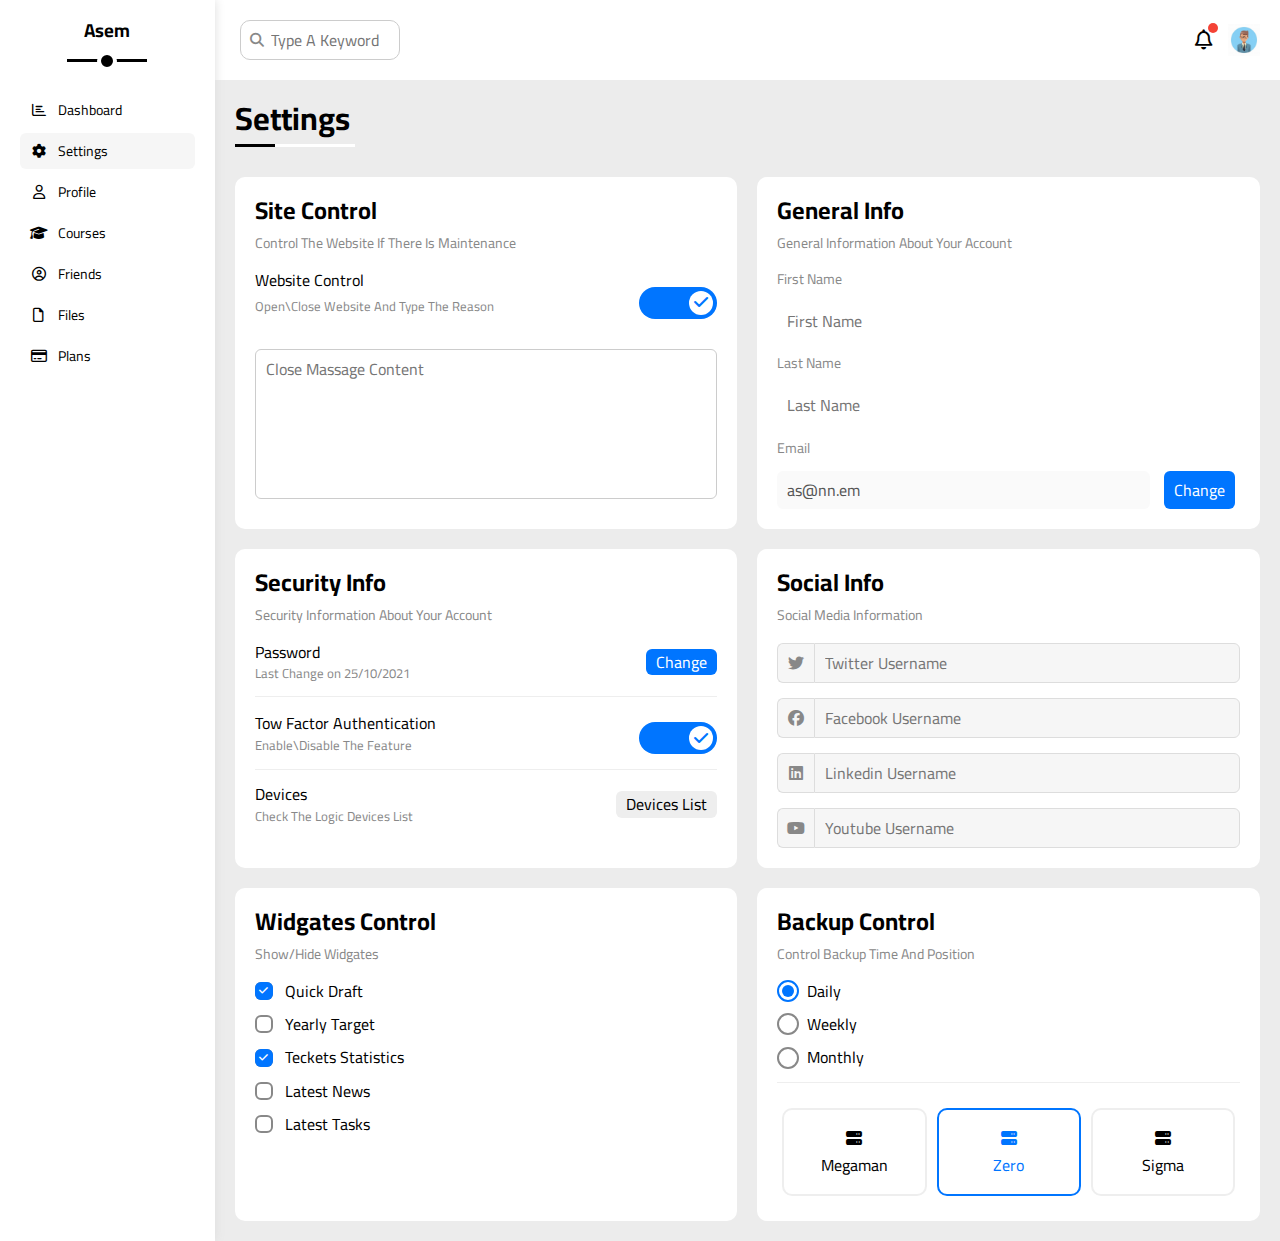
<file: settings.html>
<!DOCTYPE html>
<html lang="en">
    <head>
        <meta charset="UTF-8">
        <meta name="viewport" content="width=device-width, initial-scale=1.0">
        <title>Settings</title>
        <!-- Font Awesome -->
        <link rel="stylesheet" href="css/all.min.css">
        <link rel="stylesheet" href="css/Temp4.css">
        <link rel="stylesheet" href="css/framwork.css">
        <link rel="stylesheet" href="css/normalise.css">
        <!-- Google Fonts -->
        <link rel="preconnect" href="https://fonts.googleapis.com">
        <link rel="preconnect" href="https://fonts.gstatic.com" crossorigin>
        <link
            href="https://fonts.googleapis.com/css2?family=Cairo:wght@200..1000&display=swap"
            rel="stylesheet">
    </head>
    <body>
        <div class="page d-flex">
            <div class="sidebar bg-white p-20 relative">
                <h3 class="relative txt-c mt-0">Asem</h3>
                <ul>
                    <li><a
                            class=" d-flex al-center fs-14 c-black rad-6 p-10"
                            href="index.html">
                            <i class="fa-regular fa-chart-bar fa-fw"></i>
                            <span>Dashboard</span>
                        </a></li>
                    <li><a
                            class="active d-flex al-center fs-14 c-black rad-6 p-10"
                            href="settings.html">
                            <i class="fa-solid fa-gear fa-fw"></i>
                            <span>Settings</span>
                        </a></li>
                    <li><a class=" d-flex al-center fs-14 c-black rad-6 p-10"
                            href="profile.html">
                            <i class="fa-regular fa-user fa-fw"></i>
                            <span>Profile</span>
                        </a></li>
                    <li><a class=" d-flex al-center fs-14 c-black rad-6 p-10"
                            href="courses.html">
                            <i class="fa-solid fa-graduation-cap fa-fw"></i>
                            <span>Courses</span>
                        </a></li>
                    <li><a class=" d-flex al-center fs-14 c-black rad-6 p-10"
                            href="friends.html">
                            <i class="fa-regular fa-circle-user fa-fw"></i>
                            <span>Friends</span>
                        </a></li>
                    <li><a class=" d-flex al-center fs-14 c-black rad-6 p-10"
                            href="files.html">
                            <i class="fa-regular fa-file fa-fw"></i>
                            <span>Files</span>
                        </a></li>
                    <li><a class=" d-flex al-center fs-14 c-black rad-6 p-10"
                            href="plans.html">
                            <i class="fa-regular fa-credit-card fa-fw"></i>
                            <span>Plans</span>
                        </a></li>
                </ul>
            </div>
            <div class="cont w-full">
                <div class="head p-20 bg-white between-f ">
                    <div class="search relative"><input class="p-10"
                            type="search" placeholder="Type A Keyword"></div>
                    <div class="icons d-flex al-center">
                        <span class="notification relative ">
                            <i class="fa-regular fa-bell fa-lg"></i>
                        </span>
                        <img src="images/th (7).jpeg" alt>
                    </div>
                </div>
                <h1 class="relative">Settings</h1>
                <div class="settings-page m-20 ">
                    <div class="bg-white rad-10 p-20">
                        <h2 class="mt-0 mb-10">Site Control</h2>
                        <p class="mt-0 mb-20 fs-14 c-gray">Control The Website
                            If There Is Maintenance</p>
                        <div class="between-f mb-15">
                            <div>
                                <span>Website Control</span>
                                <p class="fs-13 c-gray mt-10 mb-20">Open\Close
                                    Website And Type The Reason</p>
                            </div>
                            <div>
                                <label>
                                    <input type="checkbox"
                                        class="toggle-checkbox" checked>
                                    <div class="toggle-switch"></div>
                                </label>
                            </div>
                        </div>
                        <textarea class="close-msg w-full rad-6 p-10"
                            placeholder="Close Massage Content"></textarea>
                    </div>
                    <div class="bg-white rad-10 p-20">
                        <h2 class="mt-0 mb-10">General Info</h2>
                        <p class="mt-0 mb-20 fs-14 c-gray">General Information
                            About Your Account</p>
                        <div class="mb-15">
                            <label for="first "
                                class="fs-14 c-gray mb-15 d-block ">First
                                Name</label>
                            <input type="text" name id="first"
                                class="rad-6 p-10 b-none border-ccc d-block w-full"
                                placeholder="First Name">
                        </div>
                        <div class="mb-15">
                            <label for="last "
                                class="fs-14 c-gray mb-15 d-block ">Last
                                Name</label>
                            <input type="text" name id="first"
                                class="rad-6 p-10 b-none border-ccc d-block w-full"
                                placeholder="Last Name">
                        </div>
                        <div>
                            <label for="email"
                                class="fs-14 c-gray mb-15 d-block ">Email</label>
                            <input type="email" name id="first"
                                class="email rad-6 p-10 b-none border-ccc d-block w-full"
                                placeholder="email" value="as@nn.em" disabled>
                            <a href="#"
                                class="bg-blue c-white ml-10 btn-shape ">Change</a>
                        </div>
                    </div>
                    <div class="bg-white rad-10 p-20">
                        <h2 class="mt-0 mb-10">Security Info</h2>
                        <p class="mt-0 mb-20 fs-14 c-gray">Security Information
                            About Your Account</p>
                        <div class="sec-box mb-15 between-f">
                            <div>
                                <span>Password</span>
                                <p class="fs-13 c-gray mt-5 mb-0">Last Change on
                                    25/10/2021</p>
                            </div>
                            <a href="#"
                                class="botton btn-shape bg-blue c-white">Change</a>
                        </div>
                        <div class="sec-box mb-15 between-f">
                            <div>
                                <span>Tow Factor Authentication</span>
                                <p class="c-gray fs-13 mt-5 mb-0">Enable\Disable
                                    The Feature</p>
                            </div>
                            <div class="mt-10">
                                <label>
                                    <input type="checkbox"
                                        class="toggle-checkbox" checked>
                                    <div class="toggle-switch"></div>
                                </label>
                            </div>
                        </div>
                        <div class="sec-box between-f">
                            <div>
                                <span>Devices</span>
                                <p class="fs-13 c-gray mt-5 mb-0">Check The
                                    Logic Devices List</p>
                            </div>
                            <a href="#" class="botton btn-shape bg-eee c-black">Devices
                                List</a>
                        </div>
                    </div>

                    <div class="social-boxes bg-white rad-10 p-20">
                        <h2 class="mt-0 mb-10">Social Info</h2>
                        <p class="mt-0 mb-20 fs-14 c-gray">Social Media Information</p>
                         <div class="d-flex al-center ">
                            <i class="center-f c-gray fa-brands fa-twitter"></i>
                            <input type="text" class="w-full" placeholder="Twitter Username">
                         </div>
                         <div class="d-flex al-center facebook">
                            <i class="center-f c-gray fa-brands fa-facebook"></i>
                            <input type="text" class="w-full" placeholder="Facebook Username">
                         </div>
                         <div class="d-flex al-center linkedin">
                            <i class="center-f c-gray fa-brands fa-linkedin"></i>
                            <input type="text" class="w-full" placeholder="Linkedin Username">
                         </div>
                         <div class="d-flex al-center youtube">
                            <i class="center-f c-gray fa-brands fa-youtube"></i>
                            <input type="text" class="w-full" placeholder="Youtube Username">
                         </div>
                    </div>
                       <div class="Widgates bg-white rad-10 p-20">
                        <h2 class="mt-0 mb-10">Widgates Control</h2>
                        <p class="mt-0 mb-20 fs-14 c-gray">Show/Hide Widgates</p>
                            <div class="Control d-flex al-center mb-15">
                                <input type="checkbox" id="one" checked>
                                <label for="one">Quick Draft</label>
                            </div>
                            <div class="Control d-flex al-center mb-15">
                                <input type="checkbox" id="two">
                                <label for="two">Yearly Target</label>
                            </div>
                            <div class="Control d-flex al-center mb-15">
                                <input type="checkbox" id="three" checked>
                                <label for="three">Teckets Statistics</label>
                            </div>
                            <div class="Control d-flex al-center mb-15">
                                <input type="checkbox" id="four">
                                <label for="four">Latest News</label>
                            </div>
                            <div class="Control d-flex al-center mb-15">
                                <input type="checkbox" id="five">
                                <label for="five">Latest Tasks</label>
                            </div>
                </div>              
                         <div class="backup bg-white rad-10 p-20">
                        <h2 class="mt-0 mb-10">Backup Control</h2>
                        <p class="mt-0 mb-20 fs-14 c-gray">Control Backup Time And Position</p>
                            <div class="date d-flex al-center mb-15">
                                <input type="radio" id="daily" checked name="date">
                                <label for="daily">Daily</label>
                            </div>
                            <div class="date d-flex al-center mb-15">
                                <input type="radio" id="weekly" name="date">
                                <label for="weekly">Weekly</label>
                            </div>
                           <div class="date d-flex al-center mb-15">
                                <input type="radio" id="monthly" name="date">
                                <label for="monthly">Monthly</label>
                            </div>
                            <div class="servers d-flex al-center">
                                <input type="radio" name="servers" id="one">
                                <div class="server txt-c mb-15 rad-10 w-full">
                                <label for="one" class="d-block m-20">
                                    <i class="d-block mb-10 fa-solid fa-server"></i>
                                    Megaman
                                </label>
                                </div>
                                <input type="radio" name="servers" id="two" checked>
                                <div class="server txt-c mb-15 rad-10 w-full">
                                <label for="two" class="d-block m-20">
                                    <i class="d-block mb-10 fa-solid fa-server"></i>
                                    Zero
                                </label>
                                </div>
                                <input type="radio" name="servers" id="three">
                                <div class="server txt-c mb-15 rad-10 w-full">
                                <label for="three" class="d-block m-20">
                                    <i class="d-block mb-10 fa-solid fa-server"></i>
                                    Sigma
                                </label>
                                </div>
                            </div>
                            </div>
                </div>
            </div>
        </div>
    </body>
</html>
</file>
<file: css/Temp4.css>
:root {
  --blue-color : #0075ff;
  --blue-color-alt : #0d69d5;
  --orange-color : #f59e0b;
  --green-color : #22c55e;
  --red-color : #f44336;
  --grey-color : #888;
  --fa-style-family-classic: "Font Awesome 6 Free";
}

* {
  -webkit-box-sizing: border-box;
  -moz-box-sizing: border-box;
  box-sizing: border-box;
  margin: 0;
  padding: 0;
}
*:focus {
  outline: none;
}

body {
  font-family: "Cairo", sans-serif;
  /* font-family: "Work Sans", sans-serif; */
  
}

html {
  scroll-behavior: smooth;
}

a {
  text-decoration: none;
}

ul {
  margin: 0;
  padding: 0;
  list-style: none;
}
::-webkit-scrollbar {
  width: 10px;
}

::-webkit-scrollbar-track {
  background-color: white;
}

::-webkit-scrollbar-thumb {
  background-color: var(--blue-color);
}

::-webkit-scrollbar-thumb:hover {
  background-color: var(--blue-color-alt);
}
.cont {
  padding-left: 15px;
  padding-right: 15px;
  margin-left: auto;
  margin-right: auto;
}

@media (min-width:768px) {
  .cont {
    width: 750px;
  }

}

@media (min-width:992px) {
  .cont {
    width: 970px;
  }
}

@media (min-width:1200px) {
  .cont {
    width: 1170px;
  }
}

img {
  width: 100%;
  height: 50%;
}

.page .cont {
background-color: #ececec;
height: fit-content;
}

.sidebar {
  width: 250px;
  box-shadow: 0 0 10px #ddd;
}
.sidebar >h3{
  margin-bottom: 50px;
}
.sidebar >h3::before{
  content: '';
  position: absolute;
  width: 80px;
  height: 3px;
  left: 50%;
  transform: translateX(-50%);
  background-color: black;
  bottom: -20px;
}
.sidebar >h3::after{
  content: '';
  position: absolute;
  width: 12px;
  height: 12px;
  border-radius: 50%;
  left: 50%;
  transform: translateX(-50%);
  bottom: -29px;
  background-color: black;
  border: 4px solid white;
}

.sidebar ul li a{
  transition: 0.3s;
  margin-bottom: 5px;
}
.sidebar ul li a:hover,
.sidebar ul li a.active {
background-color: #f6f6f6;
}
.sidebar ul li a span{ 
  font-size: 14px;
  margin-left: 10px;
}

@media (max-width:767px) {
  .page .sidebar {
    padding: 10px;
    width: 62px;
  }
  .sidebar >h3 {
    margin-bottom: 15px;
    font-size: 13px;
  }
  .sidebar >h3::before ,
  .sidebar >h3::after {
    display: none;
  }
  .sidebar ul li a span {
    display: none;
  }
}
.cont {
  
 padding: 0;
 margin: 0;
}
.cont .search::before{
  content: "\f002";
  font-family: var(--fa-style-family-classic);
  font-weight: 900;
  position: absolute;
  font-size: 14px;
  left: 15px;
  top: 50%;
  transform: translateY(-50%);
  color: var(--grey-color);
}
.cont .search input{
  border: 1px solid #ccc;
  padding-left:30px ;
  margin-left: 5px;
  width: 160px;
  transition: width 0.3s;
  border-radius: 10px;
  padding-right: 0;
}
.cont .search input:focus{
  width: 200px;
}
.cont .search input:focus::placeholder{
opacity: 0;
}
.head .icons .notification::before{
  content: "";
  position: absolute;
  width: 10px;
  height: 10px;
  right: -5px;
  top: -8px;
  background-color: var(--red-color);
  border-radius: 50%;
}
.head .icons img {
  height: 32px;
  width: 32px;
  margin-left: 15px;
}


.page h1 {
  margin: 20px 20px 40px;
}
.page h1::after ,
.page h1::before {
  position: absolute;
  content: "";
  left: 0 ;
  bottom: -10px;
  height: 3px;
}
.page h1::before {
  background-color: white;
  width: 120px;
}
.page h1::after {
  background-color: black;
  width: 40px;
}

.wrapper {
  grid-template-columns: repeat(auto-fill , minmax(350px , 1fr));
  margin-left: 20px;
  margin-right: 20px;
  margin-bottom: 20px;
}
@media (max-width:767px ) {
  .wrapper {
    grid-template-columns: minmax(200px , 1fr);
    margin-left: 10px;
    margin-right: 10px;
    gap: 10px;
  }
}

.welcome {
  overflow: hidden;
}
.welcome .intro img{
  width: 200px;
  margin-bottom: -10px;
}
.welcome .avatar {
  width: 64px;
  height: 64px; 
  border-radius: 50%;
  margin-top: -32px;
  margin-left:20px ;
  border: 2px solid white;
  box-shadow: 0 0 5px #ddd;
  padding: 2px;
}
.welcome .body {
  border-top: 1px solid #eee;
  border-bottom: 1px solid #eee;
}
.welcome .body > div{
  flex: 1;
}
.welcome .visit {
  margin: 0 15px 15px auto;
  transition: 0.3s;
  
}
.welcome .visit:hover {
  background-color: var(--blue-color-alt);
}


.quick-draft textarea{
  resize: none;
  min-height: 180px;
}
.quick-draft .save{
  margin-left: auto;
  transition: 0.3s;
  cursor: pointer;
}
.quick-draft .save:hover{
  background-color: var(--blue-color-alt);
}

.target .row .icon{
  width: 80px;
  height: 80px;
  margin-right: 15px;
  
}
.target .row .details{
    flex: 1;
}
.target .row .details .prog{
height: 4px;
}
.target .row .details .prog > span{
  position: absolute; 
  height: 100%;
  left: 0;
  top: 0;
}
.target .row .details .prog > span span{
      position: absolute;
        padding: 5px 7px;
        font-size: 10px;
        border-radius: 4px;
        color: white;
        top: -28px;
        right: -13px;
}
.target .row .details .prog > span span::before{
  position: absolute;
  content: "";
  left: 50%;
  transform: translateX(-50%);
  border-color: transparent;
  border-width: 5px;
  border-style: solid;
  bottom: -9px;
}
.target .row .details .prog>.blue span::before {
  border-top-color: var(--blue-color);
}
.target .row .details .prog>.orange span::before {
  border-top-color: var(--orange-color);
}
.target .row .details .prog>.green span::before {
  border-top-color: var(--green-color);
}
.blue .icon ,
.blue .prog {
  background-color: rgb(0 117 255 / 20%);
}
.green .icon,
.green .prog {
  background-color: rgb(34 197 94 / 20%);
}
.orange .icon,
.orange .prog {
  background-color: rgb(245 158 11 / 20%);
}

.stats .box{
  border: 1px solid #eee;
width: calc(50% - 10px);

}
@media (max-width:767px) {
  .stats .box {
    width: 100%;
  }
}


.latest-news .row:not(:last-child) {
  border-bottom: 1px solid #eee;
  padding-bottom: 20px;
  margin-bottom: 20px;
}
.latest-news .row img{
  width: 30px;
  border-radius: 6px;
  margin-right: 15px;
}
.latest-news .row .info{
  flex-grow: 1;
}
.latest-news .row .info h3 {
  margin: 0 0 5px ;
  font-size: 16px;
}
.latest-news .row .info p {
  font-size: 13px;
}

@media (max-width:767px ){
  .latest-news .row .label {
    width: fit-content;
    margin: 10px auto;
  } 
}



.tasks .done h3 ,
 .tasks .done p{
text-decoration: line-through;
  opacity: 0.3;
}
.tasks .row:not(:last-of-type) {
  margin-bottom: 15px;
  padding-bottom: 15px;
  border-bottom: 1px solid #eee;
}
.tasks .row .delete{
  transition: 0.3s;
  cursor: pointer;
}
.tasks .row .delete:hover {
  color: var(--red-color);
}

.uploads ul li:not(:last-child) {
  border-bottom: 1px solid #eee;
}
.uploads ul li {
  padding-bottom: 15px;
  margin-bottom: 15px;
}
.uploads ul li img {
  width: 40px;
  height: 40px;
}


.last-project ul::before{
  content: '';
  position: absolute;
  height: 100%;
  width: 2px;
  background-color: var(--blue-color);
}
.last-project ul li {
  margin-left: 20px;
}
.last-project ul li::before{
  content: '';
  position: absolute;
  height: 14px;
  width: 14px;
  border-radius: 50%;
  border: 1px solid white;
  outline: 2px solid var(--blue-color);
  left: -27px;
  z-index: 1;
  background-color: white;
}
.last-project ul li.done::before{
  background-color: var(--blue-color);
}
.last-project ul li.current::before{
  animation: change-color 0.8s infinite alternate;
}
.last-project img{
  height: 150px;
  width: 80px;
  right: 10px;
  bottom: 13%;
  opacity: 0.1;
}

@keyframes change-color {
  from {
     background-color: var(--blue-color);
  }
  to {
     background-color: white;
  }
}

.remind ul li .key{
  width: 14px;
  height: 14px;
}
.remind ul li .blue{
  border-left: 2px solid var(--blue-color);
}
.remind ul li .green{
  border-left: 2px solid var(--green-color);
}
.remind ul li .orange{
  border-left: 2px solid var(--orange-color);
}
.remind ul li .red{
  border-left: 2px solid var(--red-color);
}

.latest-post .top img {
  width: 42px;
  height: 42px;
}
.latest-post .cont {
  text-transform: capitalize;
  line-height: 1.8 ;
  min-height: 140px;
  width: fit-content;
  background-color: white;
  margin-top: 20px;
  margin-bottom: 20px;
  padding-top: 20px;
  padding-bottom: 20px;
  border-top: 1px solid #eee;
  border-bottom: 1px solid #eee;
 
}


.social-media .box {
padding-left: 70px;
}
.social-media .box i {
  transition: 0.3;
  position: absolute;
  left: 0;
  top: 0;
  width: 52px;
}
.social-media .box i:hover {
  transform: rotate(5deg);
}
.social-media .box.twitter {
  background-color:rgb(29 161 242 / 20%) ;
  color: #1da1f2;
}
.social-media .box.twitter i ,
.social-media .box.twitter a {
  background-color: #1da1f2;
}

.social-media .box.facebook {
 color: #1da1f2;
 background-color: rgb(24 119 242 / 20%);
}
.social-media .box.facebook a,
.social-media .box.facebook i {
  background-color: #1da1f2;
}

.social-media .box.youtube {
  background-color: rgb(255 0 0 / 20%);
  color: #ff0000;
}
.social-media .box.youtube i,
.social-media .box.youtube a {
background-color: #ff0000;
}

.social-media .box.linkedin{
  background-color: rgb(0 119 181/ 20%);
  color: #0077b5;
}
.social-media .box.linkedin i,
.social-media .box.linkedin a{
background-color: #0077b5;
}

.table .res {
  overflow-x: auto;
}
.table .res table{
  min-width: 1000px;
  border-spacing: 0;
}
.table .res table td {
  padding: 15px;
}
.table .res table thead td{
    font-weight: bold;
      background-color: #eee;
}
.table .res table tbody td{
  border-left: 1px solid #eee;
  border-bottom: 1px solid #eee;
  transition: 0.3s;
}
.table .res table tbody tr:hover td{
  background-color: #faf7f7;
}
.table .res table tbody td:last-child {
  border-right: 1px solid #eee;
}
.table .res table tbody td img{
  width: 32px;
  height: 32px;
  border-radius: 50%;
  padding: 2px;
  background-color: white;
}
.table .res table tbody td img:not(:first-child) {
  margin-left: -20px;
}
.table .res table tbody .label {
font-size: 13px;
}
/* Start Settings */
.toggle-checkbox {
  --webkit-appearance: none ;
  appearance: none;
  display: none;
}
@media (max-width : 767px){
  .toggle-switch {
    left: 50%;
   transform: translateX(-50%);
  }
}
.toggle-switch {
  width: 78px;
  height: 32px;
  border-radius: 16px;
  background-color: #ccc ;
  position: relative;
  transition: 0.3s;
  cursor: pointer;
  margin-left: 10px;
}
.toggle-switch::before {
  font-family: var(--fa-style-family-classic);
  content: "\f00d";
  font-weight: 900;
  position: absolute;
  width: 24px;
  height: 24px;
  border-radius: 50%;
  background-color: white;
  display: flex;
  justify-content: center;
  align-items: center;
  top: 4px;
  left: 4px;
  transition: 0.3s;
}
.toggle-checkbox:checked + .toggle-switch {
  background-color: var(--blue-color);
}

.toggle-checkbox:checked+.toggle-switch::before {
  content: "\f00c";
  left: 50px;
  color: var(--blue-color);
}
.settings-page {
   display: grid;
   grid-template-columns: repeat(auto-fill , minmax(350px , 1fr));
   gap: 20px;
}
@media (max-width: 767px){
.settings-page {
  grid-template-columns: minmax(500px, 1fr);
  gap: 10px;
  margin-left: 10px;
  margin-right: 10px;
}
.settings-page :disabled {
  cursor: no-drop;
  background-color: #f0f4f8;
  color: #bbb;
}
}
.settings-page .close-msg {
  resize: none;
  border: 1px solid #ccc;
  min-height: 150px;
}
 
.settings-page .email {
  width: calc(100% - 90px);
  display: inline-flex;
}
.settings-page .sec-box {
  padding-bottom: 15px;
}
.settings-page .sec-box .botton {
  transition: 0.3s;
}
.settings-page .sec-box .botton:hover {
  background-color: var(--blue-color-alt);
  color: white;
}
.settings-page .sec-box:not(:last-of-type) {
  border-bottom: 1px solid #eee;
}
.settings-page .social-boxes i{
  width: 40px;
  height: 40px;
  border-radius: 6px 0 0 6px;
  border: 1px solid #ddd;
  border-right: none;
  background-color: #f6f6f6;
}

.settings-page .social-boxes >div:focus-within i{
  color: #1da1f2;
}
.settings-page .social-boxes .facebook:focus-within i{
  color: #1da1f2;
}
.settings-page .social-boxes .linkedin:focus-within i{
  color: #0077b5;
}
.settings-page .social-boxes .youtube:focus-within i{
  color: #ff0000;
}
.settings-page .social-boxes div {
  margin-top: 15px;
}
.settings-page .social-boxes input{
  height: 40px;
  border: 1px solid #ddd;
  border-radius: 0 6px 6px 0;
  padding-left: 10px;
  background-color: #f6f6f6;
}

.settings-page .Widgates input {
  -webkit-appearance: none;
  appearance: none;
}
.settings-page .Widgates .Control label {
  padding-left: 30px;
  position: relative;
  cursor: pointer;
}
.settings-page .Widgates .Control label::before{
  position: absolute;
  content: "";
  left: 0;
  top: 50%;
  margin-top: -9px;
  width: 14px;
  height: 14px;
  border: 2px solid var(--grey-color);
  transition: 0.3s;
  border-radius: 6px;
}
.settings-page .Widgates .Control label::after{
  font-family: var(--fa-style-family-classic);
  content: "\f00c";
  position: absolute;
  transform: scale(0) rotate(360deg);
  background-color: var(--blue-color);
  color: white;
  font-weight: 900;
  display: flex;
  justify-content: center;
  align-items: center;
  width: 18px;
  height: 18px;
  top: 50%;
  margin-top:-9px ;
  left: 0;
  transition: 0.5s;
  border-radius: 6px;
  font-size: 10px;
}
/* .settings-page .Widgates .Control label:hover::before{
  border-color: var(--blue-color-alt);
} */
.settings-page .Widgates .Control input:checked + label::after{
  transform: scale(1);
}

.backup input[type = "radio"] {
  -webkit-appearance: none;
  appearance: none;
}
.backup .date label {
  padding-left: 30px;
  position: relative;
  cursor: pointer;
}
.backup .date label::before ,
.backup .date label::after {
  content: "";
  position: absolute;
  border-radius: 50%;
    transition: 0.3s;
}
.backup .date label::before {
  left: 0;
  width: 18px;
  height: 18px;
  border: 2px solid var(--grey-color);
  top: 50%;
  margin-top: -11px;

}
.backup .date label::after {
  left: 4.4px;
  top: 3px;
  background-color: var(--blue-color);
  width: 12px;
  height: 12px;
  transform: scale(0);
}
.backup .date input[type="radio"]:checked + label::after {
  transform: scale(1);
}
.backup .date input[type="radio"]:checked+label::before {
  border-color: var(--blue-color);
}
@media (max-width:767px) {
  .backup .servers {
    flex-wrap: wrap;
  }
}
.backup .servers {
  padding-top: 20px;
  border-top: 1px solid #eee;
}
.backup .servers .server{
  position: relative;
  border: 2px solid #eee;
  margin: 5px;
}
.backup .servers .server label{
  cursor: pointer;
}
.backup .servers input[type="radio"]:checked+.server {
  border-color: var(--blue-color);
  color: var(--blue-color);
}
/* End Settings */
/* Start Profile */
.profile-page .overview {
width: 300px;
}
@media (max-width:767px) {
  .profile-page .overview {
    flex-direction: column;
    text-align: center;
  }
}
@media (min-width:768px) {
  .profile-page .overview .avatar-box {
      border-right: 1px solid #EEE;
  }
}
.profile-page .overview  {
  width: 100%;
}
.profile-page .overview .avatar-box > img {
  width: 120px ;
  height: 120px;
  border-radius: 50%;
}
.profile-page .overview .avatar-box .level{
  height: 4px;
  margin-top: 20px  ;
}
.profile-page .overview .avatar-box .level span{
  position: absolute;
  height: 100%;
  background-color: var(--blue-color);
  border-radius: 6px;
  top: 0;
  left: 0;
}
.profile-page .info-box .box {
  flex-wrap: wrap;
  border-bottom: 1px solid #eee;
  transition: 0.3s;
}
.profile-page .info-box .box:hover {
  background-color: #f9f9f9;
}
.profile-page .info-box .box > div{
  padding: 10px 0 0;
  min-width: 250px;
}
.profile-page .info-box .box h4{
  font-weight: normal;
}
.profile-page .info-box .toggle-switch{
  height: 20px;
}
@media (max-width:767px) {
.profile-page .info-box .toggle-switch {
  margin: auto;
}
}
.profile-page .info-box .toggle-switch::before {
  height: 12px;
  width: 12px;
  font-size: 8px;
}
.profile-page .info-box .toggle-checkbox:checked + .toggle-switch::before {
  left: 62px;
}
@media (max-width:767px) {
  .profile-page .other-data {
    flex-direction: column;
  }
}
.profile-page .skills-card {flex-grow: 1;}
.profile-page .skills-card ul li{
  padding: 15px 0;
}
.profile-page .skills-card ul li:not(:last-child){
  border-bottom: 1px solid #eee;
}
.profile-page .skills-card ul li span:not(:last-child){
  margin-right: 5px;
}
.profile-page .skills-card ul li span{
  display: inline-flex;
  padding: 4px 10px;
  background-color: #eee;
  font-size: 14px;
  border-radius: 6px;
}
.profile-page .activitys{
  flex-grow: 2;
}
.profile-page .activitys .activity:not(:last-child ){
  border-bottom: 1px solid #eee;
  padding-bottom: 20px;
  margin-bottom: 20px;
}
.profile-page .activitys .activity img {
  width: 64px;
  height: 64px;
  margin-right: 10px;
  border-radius: 50%;
}

.profile-page .activitys .activity {
  width: 100%;
}
@media (min-width:768px) {
  .profile-page .activity .date {
    text-align: right;
    margin-left: auto;
  }
}
@media (max-width:768px) {
  .profile-page .activity {
    flex-direction: column;
  }
  .profile-page .activity img{
    margin: 0;
    margin-bottom: 11px;
  }
  .profile-page .activity .date {
margin-top: 15px;
  }
}
/* End Profile */
/* Start Project */
.project-page {
  grid-template-columns: repeat(auto-fill , minmax(350px , 1fr));
}
@media (max-width:767px){
.project-page {
    grid-template-columns:  minmax(200px, 1fr);
    margin-left: 10px;
    margin-right: 10px;
    gap: 10px;
  }
}

.project-page .project .date{
  position: absolute;
  top: 10px;
  right: 10px;
}
.project-page .project h4{
  font-weight: normal;
}
.project-page .project .team{
  position: relative;
  min-height: 80px;

}
.project-page .project .team a {
  position: absolute;
  left: 0;
  bottom: 0;
  transition: 0.3s;
  margin-bottom: 10px;
}
.project-page .project .team a:nth-child(2){
  left: 25px;
}
.project-page .project .team a:nth-child(3){
  left: 50px;
}
.project-page .project .team a:nth-child(4){
  left: 75px;
}
.project-page .project .team a:nth-child(5){
  left: 100px;
}
.project-page .project .team a:hover {
  z-index: 100;
}
.project-page .project .team img {
  width: 40px;
  height: 40px;
  border-radius: 50%;
  border: 2px solid white;
}
.project-page .project .tech {
justify-content: flex-end;
padding-top: 15px;
border-top: 1px solid #eee;
}
.project-page .project .tech span {
  padding: 3px 8px;
  margin-left: 5px;
  width: fit-content;
}
.project-page .project .info {
  border-top: 1px solid #eee;
  margin-top: 15px;
  padding-top: 15px;
}
@media (max-width:767px) {
  .project-page .project .tech {
flex-direction: column;
text-align: center;
  }
    .project-page .project .tech span:not(:last-child) {
      margin-bottom: 10px;
    }
    .project-page .project .info {
      flex-direction: column;
    }
    .project-page .project .info .prog { 
      margin-bottom: 15px;
     }
}
.project-page .project .prog {
  height: 8px;
  width: 260px;
  
}
.project-page .project .prog span {
  height: 100%;
  position: absolute;
  /* background-color: var(--orange-color); */
  left: 0;
  top: 0;
}
/* End Project */
/* Start Course */
.courses-page {
  grid-template-columns: repeat(auto-fill, minmax(210px, 1fr));
}

@media (max-width:767px) {
  .courses-page {
    grid-template-columns: minmax(200px, 1fr);
    margin-left: 10px;
    margin-right: 10px;
    gap: 10px;
  }
}
.courses-page .course {
  overflow: hidden;
}
.courses-page .course .cover{
  width: 280px;
  height: 200px;
  max-width: 100%;
}
.courses-page .course .team{
  position: absolute;
  left: 20px;
  top: 20px;
  width: 44px;
  height: 44px;
  border-radius: 50%;
  border: 2px solid white;
}
.courses-page .course .info {
  border-top: 1px solid #eee;
  flex-wrap: wrap;
}
.courses-page .course .info .title{
 position: absolute;
 left: 50%;
 transform: translateX(-50%);
 font-size: 12px;
 height: 27px;
 top:  -13px;
}
/* End Course */
/* Start Friends  */
.friends-page {
  grid-template-columns: repeat(auto-fill, minmax(210px, 1fr));
}

@media (max-width:767px) {
  .friends-page {
    grid-template-columns: minmax(200px, 1fr);
    margin-left: 10px;
    margin-right: 10px;
    gap: 10px;
  }
}
.friends-page .contact {
  position: absolute;
  left: 10px;
  top: 10px;
}
.friends-page .contact i{
  background-color: #eee;
  padding: 10px;
  border-radius: 50%;
  transition: 0.3s;
  font-size: 13px;
  color: #666;
  cursor: pointer;
}
.friends-page .contact i:hover{
  background-color: var(--blue-color);
  color: white;
}
.friends-page .friend .icons {
  border-top: 1px solid #eee;
  border-bottom: 1px solid #eee;
  margin-top: 15px;
  margin-bottom: 15px;
  padding-top: 15px;
  padding-bottom: 15px;
}
.friends-page .friend .icons i {
  margin-right: 5px;
}
.friends-page .friend .icons .vip{
  position: absolute;
  right: 0;
  top: 50%;
  transform: translateY(-50%);
  font-size: 40px;
  opacity: 0.2;
}
.friends-page .friend a {
  margin-bottom: 5px;
}
/* End Friends  */
/* Start File */
.files-page {
  flex-direction: row-reverse;
  align-items: flex-start;
}
@media (max-width:767px) {
  .files-page {
    align-items: normal;
    flex-direction: column;
  }
}
.files-page .file-stats{
  min-width: 260px;
}
.files-page .file-stats .icon{
  width: 40px;
  height: 40px;
  margin-right: 10px;
}
.files-page .file-stats .size{
  margin-left: auto;
}
.files-page .file-stats .blue {
  background-color: rgb(0 117 255 / 20%);
}
.files-page .file-stats .red {
  background-color: rgb(244 67 54 / 20%);
}
.files-page .file-stats .green{
  background-color: rgb(34 197 94 / 20%);
}
.files-page .file-stats .orange{
  background-color: rgb(245 158 11 / 20%);
}
.files-page .file-stats .upload{
  margin: 15px auto 0;
  padding: 10px 15px;
  transition: 0.3;
}
.files-page .file-stats .upload:hover{
background-color: var(--blue-color-alt);
}
.files-page .file-stats .upload:hover i{
  animation: go-up 0.8s infinite;
}
@keyframes go-up {
  0% , 20% , 50% , 80% , 100%{
    transform: translateY(0);
  }
  40% , 60%{
    transform: translateY(-5px);
  }
}
.files-page .file-cont {
  flex: 1;
  grid-template-columns: repeat(auto-fill , minmax(170px , 1fr));
}
.files-page .file-cont img{
  width: 64px;
  height: 64px;
  transition: 0.3s;
}
.files-page .file-cont .file:hover img{
  transform: rotate(5deg);
}
.files-page .file-cont .info{
  border-top: 1px solid #eee;
 }
/* End File */
/* Start Plans */
.plans-page {
  grid-template-columns: repeat(auto-fill, minmax(300px, 1fr));
}

@media (max-width:767px) {
  .plans-page {
    grid-template-columns: minmax(200px, 1fr);
    margin-left: 10px;
    margin-right: 10px;
    gap: 10px;
  }
}
.plans-page .plan.green .top{
  outline-color: var(--green-color);
} 
.plans-page .plan.blue .top{
  outline-color: var(--blue-color);
} 
.plans-page .plan.orange .top{
  outline-color: var(--orange-color);
} 
.plans-page .plan .top{
  border: 3px solid white;
  outline: 3px solid transparent;
  margin-bottom: 10px;
} 
.plans-page .plan .price {
  font-size: 40px;
  position: relative;
 width: fit-content;
 margin: auto;
}
.plans-page .plan .price span {
  position: absolute;
  left: -20px;
  top: 0;
  font-size: 25px;
}
.plans-page .plan ul li{
  padding: 15px 0;
  display: flex;
  align-items: center;
  font-size: 15px;
  border-bottom: 1px solid #eee;
 }
 .plans-page .plan ul li i:first-child {
  font-size: 15px;
  margin-right: 5px;
 }
.plans-page .plan ul li .help {
  margin-left: auto;
  color: var(--grey-color);
cursor: pointer;
}
.plans-page .plan ul li .yes{
  color: var(--green-color);
}
.plans-page .plan ul li i:not(.yes , .help ){  
 color: var(--red-color);
}
/* End Plans */
</file>
<file: css/framwork.css>
:root {
    --blue-color: #0075ff;
    --blue-color-alt: #0d69d5;
    --orange-color: #f59e0b;
    --green-color: #22c55e;
    --red-color: #f44336;
    --grey-color: #888;
    --fa-style-family-classic: "Font Awesome 6 Free";
}
.d-flex {
    display: flex;
 }
.d-grid {
    display: grid;
}
.d-block {
    display: block;
}
.b-none {
    border: none;
}
.al-center {
    align-items: center;
}
.btn-shape {
    padding: 4px 10px ;
    border-radius: 6px;
}
.bg-white {
    background-color: white;
}
.bg-eee{
    background-color: #eee;
}
.bg-blue {
    background-color: var(--blue-color);
}
.bg-e6e6e6 {
    background-color: #e6e6e6;
}
.bg-red {
    background-color: var(--red-color);
}
.bg-orange {
    background-color: var(--orange-color);
}
.bg-green {
    background-color: var(--green-color);
}
.c-black{
    color: black;
}
.c-white {
    color: white;
}
.c-777{
    color: #777;
}
.c-orange {
    color: var(--orange-color);
}
.c-green {
    color: var(--green-color);
}
.c-blue {
    color: var(--blue-color);
}
.c-gray {
    color: var(--grey-color);
}
.c-red {
    color: var(--red-color);
}
.gap-20{
    gap: 20px;
}
.rad-6 {
    border-radius: 6px;
}
.rad-10 {
    border-radius: 10px;
}
.rad-half {
    border-radius: 50%;
}
.p-20 {
    padding: 20px;
}
.p-10{
    padding: 10px;
}
.p-15{
    padding: 15px;
}
.pt-10 {
    padding-top: 10px;
}
.pt-15 {
    padding-top: 15px;
}
.pt-20 {
    padding-top: 20px;
}
.pb-0 {
    padding-bottom: 0;
}
.pb-10 {
    padding-bottom: 10px;
}
.pb-15 {
    padding-bottom: 15px;
}
.pb-20 {
    padding-bottom: 20px;
}
.pl-15 {
    padding-left: 15px;
}
.pl-20 {
    padding-left: 20px;
}
.m-0 {
    margin: 0;
}
.m-10 {
    margin: 10px;
}
.m-20 {
    margin: 20px;
}
.mt-0{
    margin-top: 0;
}
.mt-5 {
    margin-top: 5px;
}
.mt-10{
    margin-top: 10px;
}
.mt-15{
    margin-top: 15px;
}
.mt-20{
    margin-top: 20px;
}
.mt-25 {
    margin-top: 25px;
}
.mr-0 {
    margin-right: 0;
}
.mr-5 {
    margin-right: 5px;
}
.mr-10 {
    margin-right: 10px;
}
.mr-15 {
    margin-right: 15px;
}
.mr-20 {
    margin-right: 20px;
}
.mr-25 {
    margin-right: 25px;
}
.mb-0 {
    margin-bottom: 0;
}
.mb-5 {
    margin-bottom: 5px;
}
.mb-10 {
    margin-bottom: 10px;
}
.mb-15 {
    margin-bottom: 15px;
}
.mb-20{
    margin-bottom: 20px;
}
.mb-25{
    margin-bottom: 25px;
}

.ml-0 {
    margin-left: 0;
}
.ml-5 {
    margin-left: 5px;
}
.ml-10 {
    margin-left: 10px;
}
.ml-20 {
    margin-left: 20px;
}
.ml-25 {
    margin-left: 25px;
}


.fs-13 {
    font-size: 13px;
}
.fs-14 {
    font-size: 14px;
}
.fs-15 {
    font-size: 15px;
}
.fs-16{
    font-size: 16px;
}
.fw-bold {
    font-weight: bold;
}
.w-full {
    width:100%;
}
.h-full {
    height: 100%;
}
.w-fit {
    width: fit-content;
}
.w-100{
    width: 100px;
}
.h-100{
    height: 100px;
}
.relative {
    position: relative;
}
.absolute {
    position: absolute;
}
.txt-c {
    text-align: center;
}
.b-none {
    border: none;
}
.border-eee {
    border: 1px solid #eee;
}
@media (max-width:767px) {
    .hide-mobile{
        display: none;
    }
    .block-mobile {
        display: block;
    }
    .txt-c-mobile {
        text-align: center;
    }
    .mb-10-mobile {
        margin-bottom: 10px;
    }
}
.between-f {
    display: flex ;
    justify-content: space-between;
    align-items: center;
}
.center-f {
    display: flex;
    align-items: center;
    justify-content: center;
}
.space-between {
    justify-content: space-between;
}
.f-wrap {
    flex-wrap: wrap;
}
</file>
<file: css/normalise.css>
/*! normalize.css v8.0.1 | MIT License | github.com/necolas/normalize.css */

/* Document
   ========================================================================== */

/**
 * 1. Correct the line height in all browsers.
 * 2. Prevent adjustments of font size after orientation changes in iOS.
 */

html {
    line-height: 1.15;
    /* 1 */
    -webkit-text-size-adjust: 100%;
    /* 2 */
}

/* Sections
   ========================================================================== */

/**
 * Remove the margin in all browsers.
 */

body {
    margin: 0;
}

/**
 * Render the `main` element consistently in IE.
 */

main {
    display: block;
}

/**
 * Correct the font size and margin on `h1` elements within `section` and
 * `article` contexts in Chrome, Firefox, and Safari.
 */

h1 {
    font-size: 2em;
    margin: 0.67em 0;
}

/* Grouping content
   ========================================================================== */

/**
 * 1. Add the correct box sizing in Firefox.
 * 2. Show the overflow in Edge and IE.
 */

hr {
    box-sizing: content-box;
    /* 1 */
    height: 0;
    /* 1 */
    overflow: visible;
    /* 2 */
}

/**
 * 1. Correct the inheritance and scaling of font size in all browsers.
 * 2. Correct the odd `em` font sizing in all browsers.
 */

pre {
    font-family: monospace, monospace;
    /* 1 */
    font-size: 1em;
    /* 2 */
}

/* Text-level semantics
   ========================================================================== */

/**
 * Remove the gray background on active links in IE 10.
 */

a {
    background-color: transparent;
}

/**
 * 1. Remove the bottom border in Chrome 57-
 * 2. Add the correct text decoration in Chrome, Edge, IE, Opera, and Safari.
 */

abbr[title] {
    border-bottom: none;
    /* 1 */
    text-decoration: underline;
    /* 2 */
    text-decoration: underline dotted;
    /* 2 */
}

/**
 * Add the correct font weight in Chrome, Edge, and Safari.
 */

b,
strong {
    font-weight: bolder;
}

/**
 * 1. Correct the inheritance and scaling of font size in all browsers.
 * 2. Correct the odd `em` font sizing in all browsers.
 */

code,
kbd,
samp {
    font-family: monospace, monospace;
    /* 1 */
    font-size: 1em;
    /* 2 */
}

/**
 * Add the correct font size in all browsers.
 */

small {
    font-size: 80%;
}

/**
 * Prevent `sub` and `sup` elements from affecting the line height in
 * all browsers.
 */

sub,
sup {
    font-size: 75%;
    line-height: 0;
    position: relative;
    vertical-align: baseline;
}

sub {
    bottom: -0.25em;
}

sup {
    top: -0.5em;
}

/* Embedded content
   ========================================================================== */

/**
 * Remove the border on images inside links in IE 10.
 */

img {
    border-style: none;
}

/* Forms
   ========================================================================== */

/**
 * 1. Change the font styles in all browsers.
 * 2. Remove the margin in Firefox and Safari.
 */

button,
input,
optgroup,
select,
textarea {
    font-family: inherit;
    /* 1 */
    font-size: 100%;
    /* 1 */
    line-height: 1.15;
    /* 1 */
    margin: 0;
    /* 2 */
}

/**
 * Show the overflow in IE.
 * 1. Show the overflow in Edge.
 */

button,
input {
    /* 1 */
    overflow: visible;
}

/**
 * Remove the inheritance of text transform in Edge, Firefox, and IE.
 * 1. Remove the inheritance of text transform in Firefox.
 */

button,
select {
    /* 1 */
    text-transform: none;
}

/**
 * Correct the inability to style clickable types in iOS and Safari.
 */

button,
[type="button"],
[type="reset"],
[type="submit"] {
    -webkit-appearance: button;
}

/**
 * Remove the inner border and padding in Firefox.
 */

button::-moz-focus-inner,
[type="button"]::-moz-focus-inner,
[type="reset"]::-moz-focus-inner,
[type="submit"]::-moz-focus-inner {
    border-style: none;
    padding: 0;
}

/**
 * Restore the focus styles unset by the previous rule.
 */

button:-moz-focusring,
[type="button"]:-moz-focusring,
[type="reset"]:-moz-focusring,
[type="submit"]:-moz-focusring {
    outline: 1px dotted ButtonText;
}

/**
 * Correct the padding in Firefox.
 */

fieldset {
    padding: 0.35em 0.75em 0.625em;
}

/**
 * 1. Correct the text wrapping in Edge and IE.
 * 2. Correct the color inheritance from `fieldset` elements in IE.
 * 3. Remove the padding so developers are not caught out when they zero out
 *    `fieldset` elements in all browsers.
 */

legend {
    box-sizing: border-box;
    /* 1 */
    color: inherit;
    /* 2 */
    display: table;
    /* 1 */
    max-width: 100%;
    /* 1 */
    padding: 0;
    /* 3 */
    white-space: normal;
    /* 1 */
}

/**
 * Add the correct vertical alignment in Chrome, Firefox, and Opera.
 */

progress {
    vertical-align: baseline;
}

/**
 * Remove the default vertical scrollbar in IE 10+.
 */

textarea {
    overflow: auto;
}

/**
 * 1. Add the correct box sizing in IE 10.
 * 2. Remove the padding in IE 10.
 */

[type="checkbox"],
[type="radio"] {
    box-sizing: border-box;
    /* 1 */
    padding: 0;
    /* 2 */
}

/**
 * Correct the cursor style of increment and decrement buttons in Chrome.
 */

[type="number"]::-webkit-inner-spin-button,
[type="number"]::-webkit-outer-spin-button {
    height: auto;
}

/**
 * 1. Correct the odd appearance in Chrome and Safari.
 * 2. Correct the outline style in Safari.
 */

[type="search"] {
    -webkit-appearance: textfield;
    /* 1 */
    outline-offset: -2px;
    /* 2 */
}

/**
 * Remove the inner padding in Chrome and Safari on macOS.
 */

[type="search"]::-webkit-search-decoration {
    -webkit-appearance: none;
}

/**
 * 1. Correct the inability to style clickable types in iOS and Safari.
 * 2. Change font properties to `inherit` in Safari.
 */

::-webkit-file-upload-button {
    -webkit-appearance: button;
    /* 1 */
    font: inherit;
    /* 2 */
}

/* Interactive
   ========================================================================== */

/*
 * Add the correct display in Edge, IE 10+, and Firefox.
 */

details {
    display: block;
}

/*
 * Add the correct display in all browsers.
 */

summary {
    display: list-item;
}

/* Misc
   ========================================================================== */

/**
 * Add the correct display in IE 10+.
 */

template {
    display: none;
}

/**
 * Add the correct display in IE 10.
 */

[hidden] {
    display: none;
}
</file>
